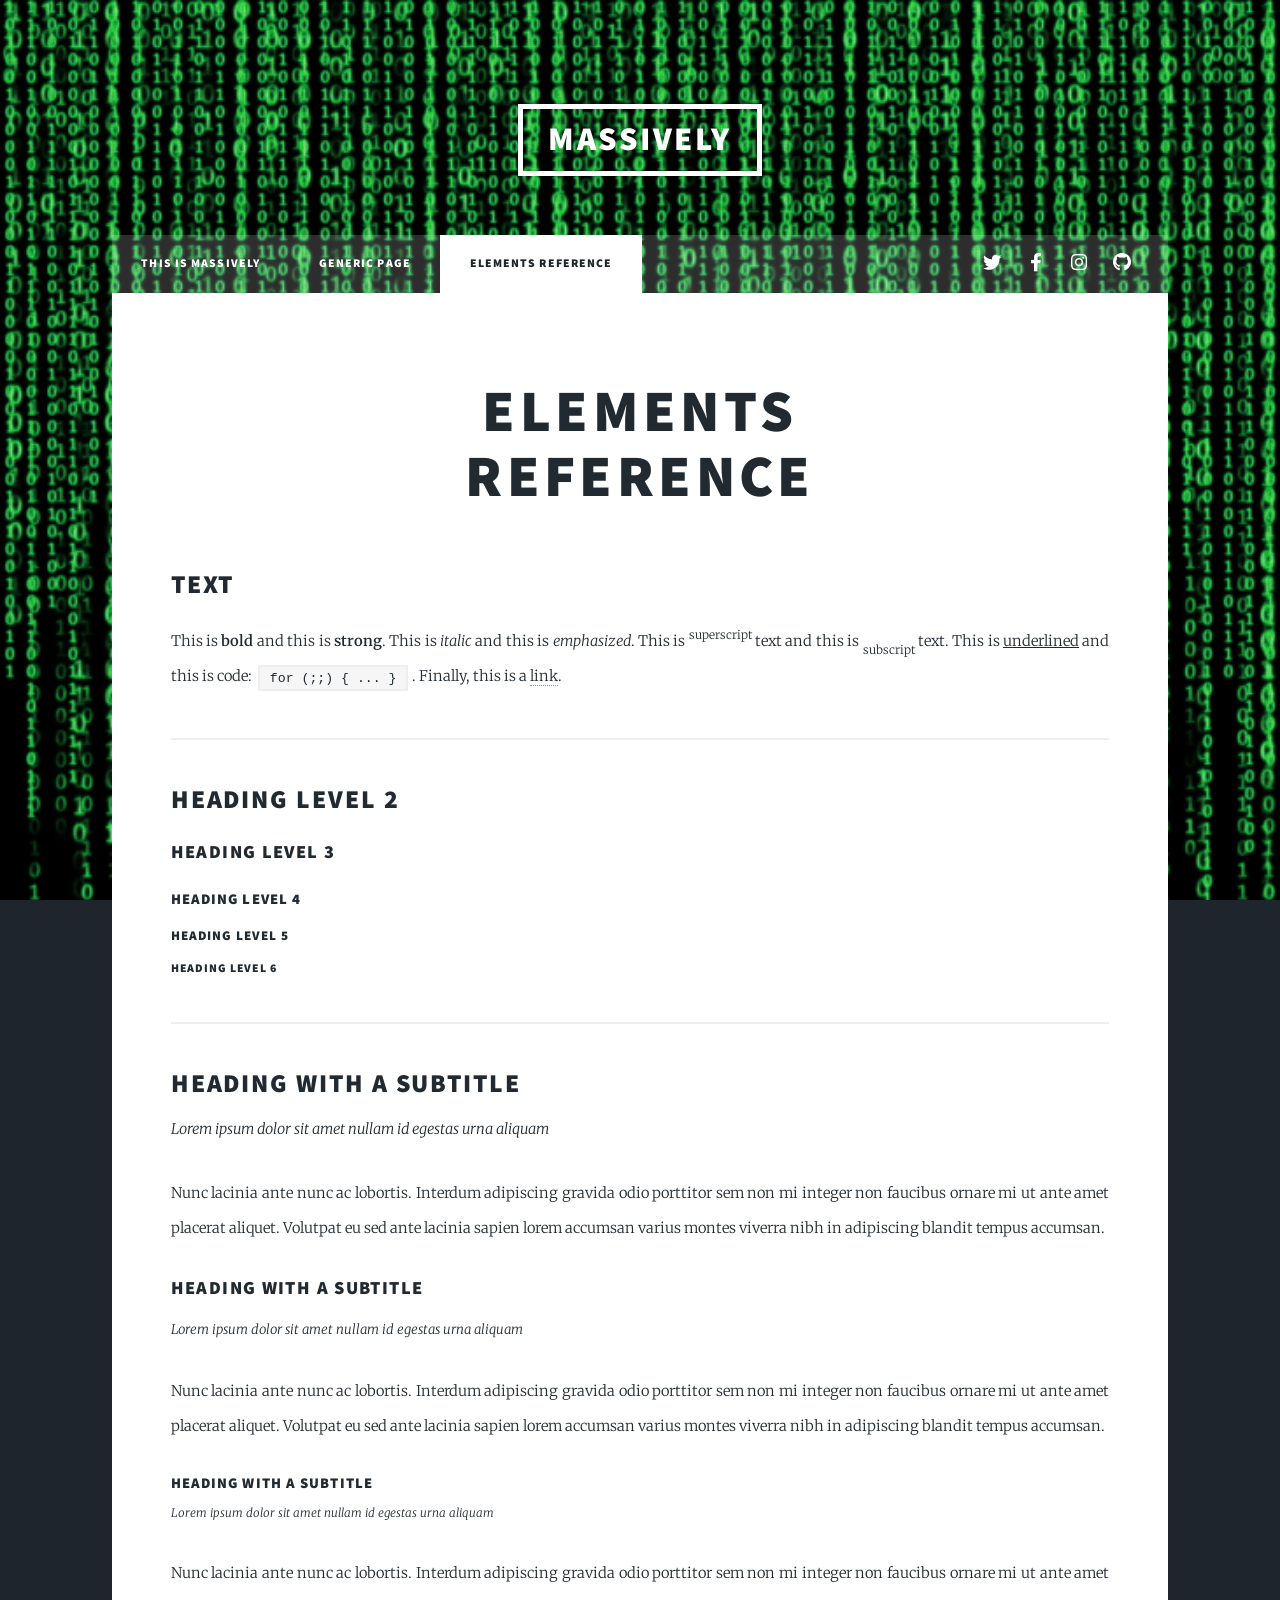
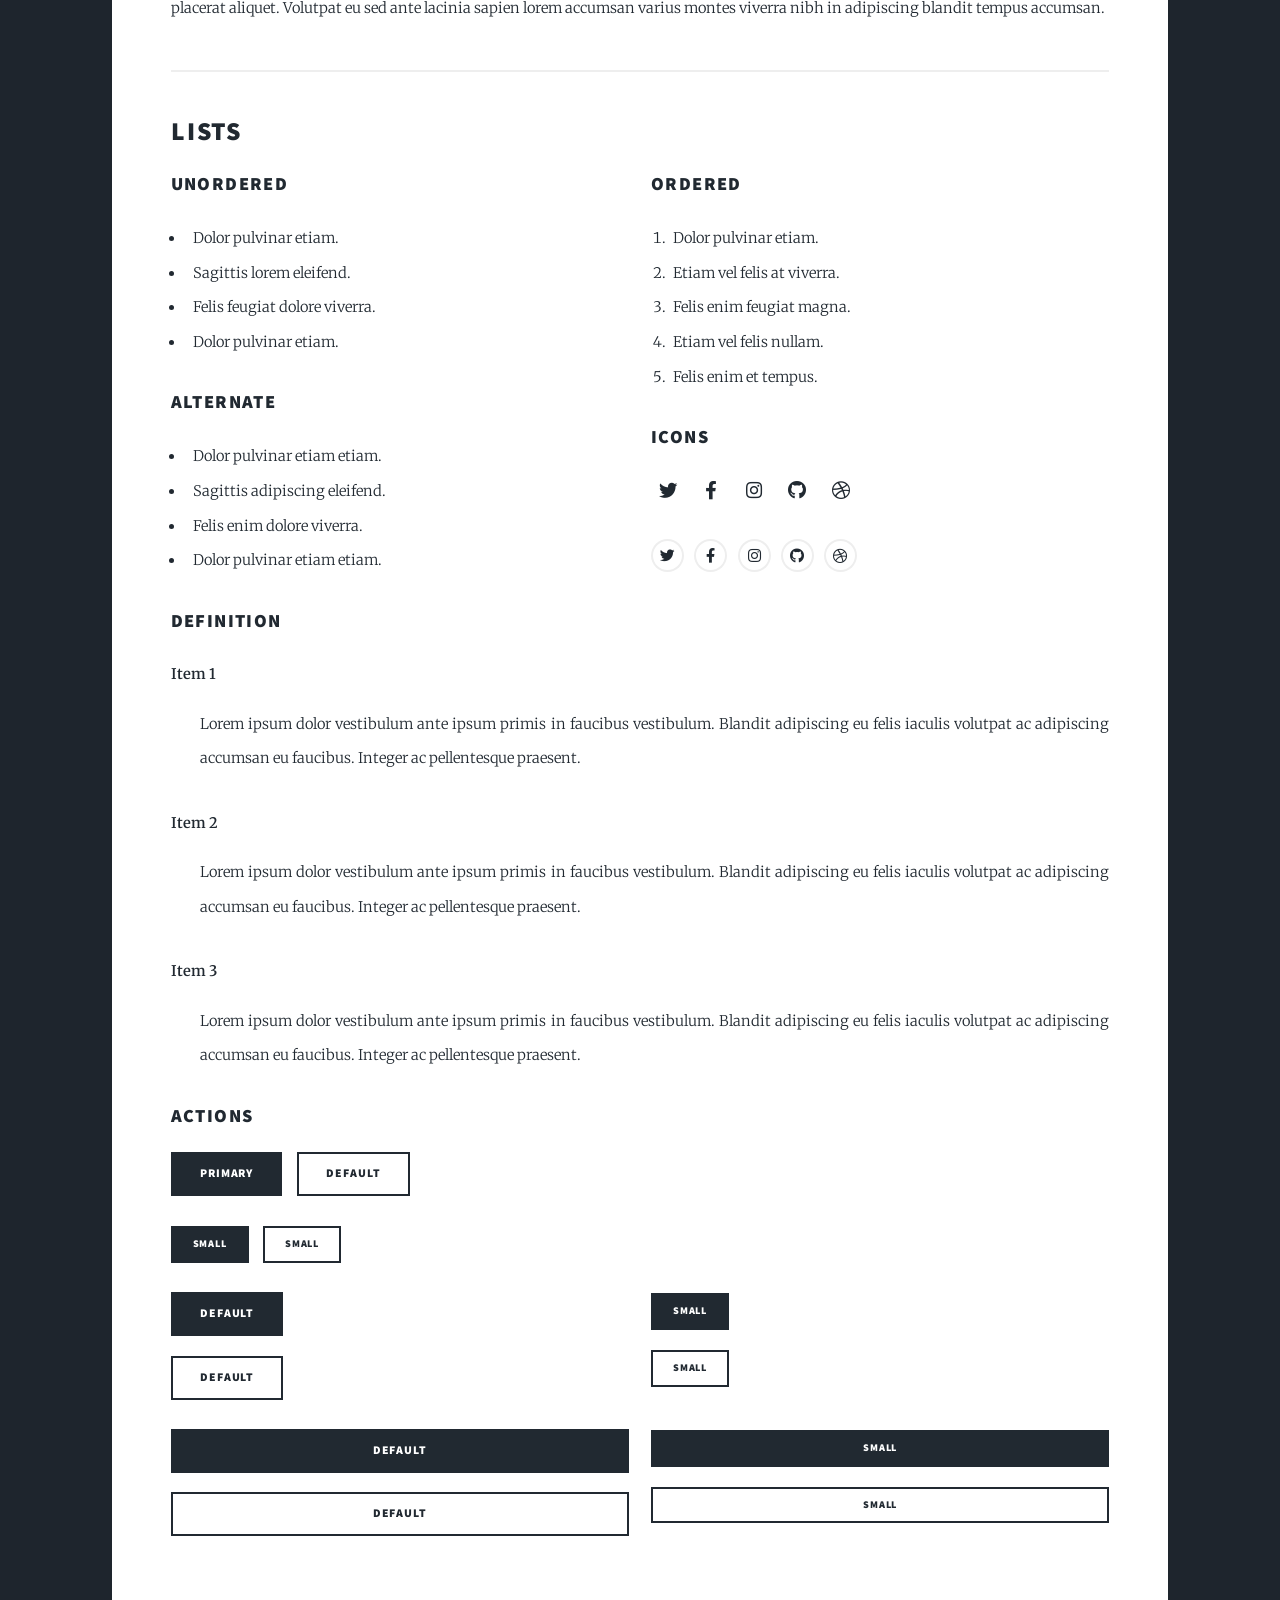
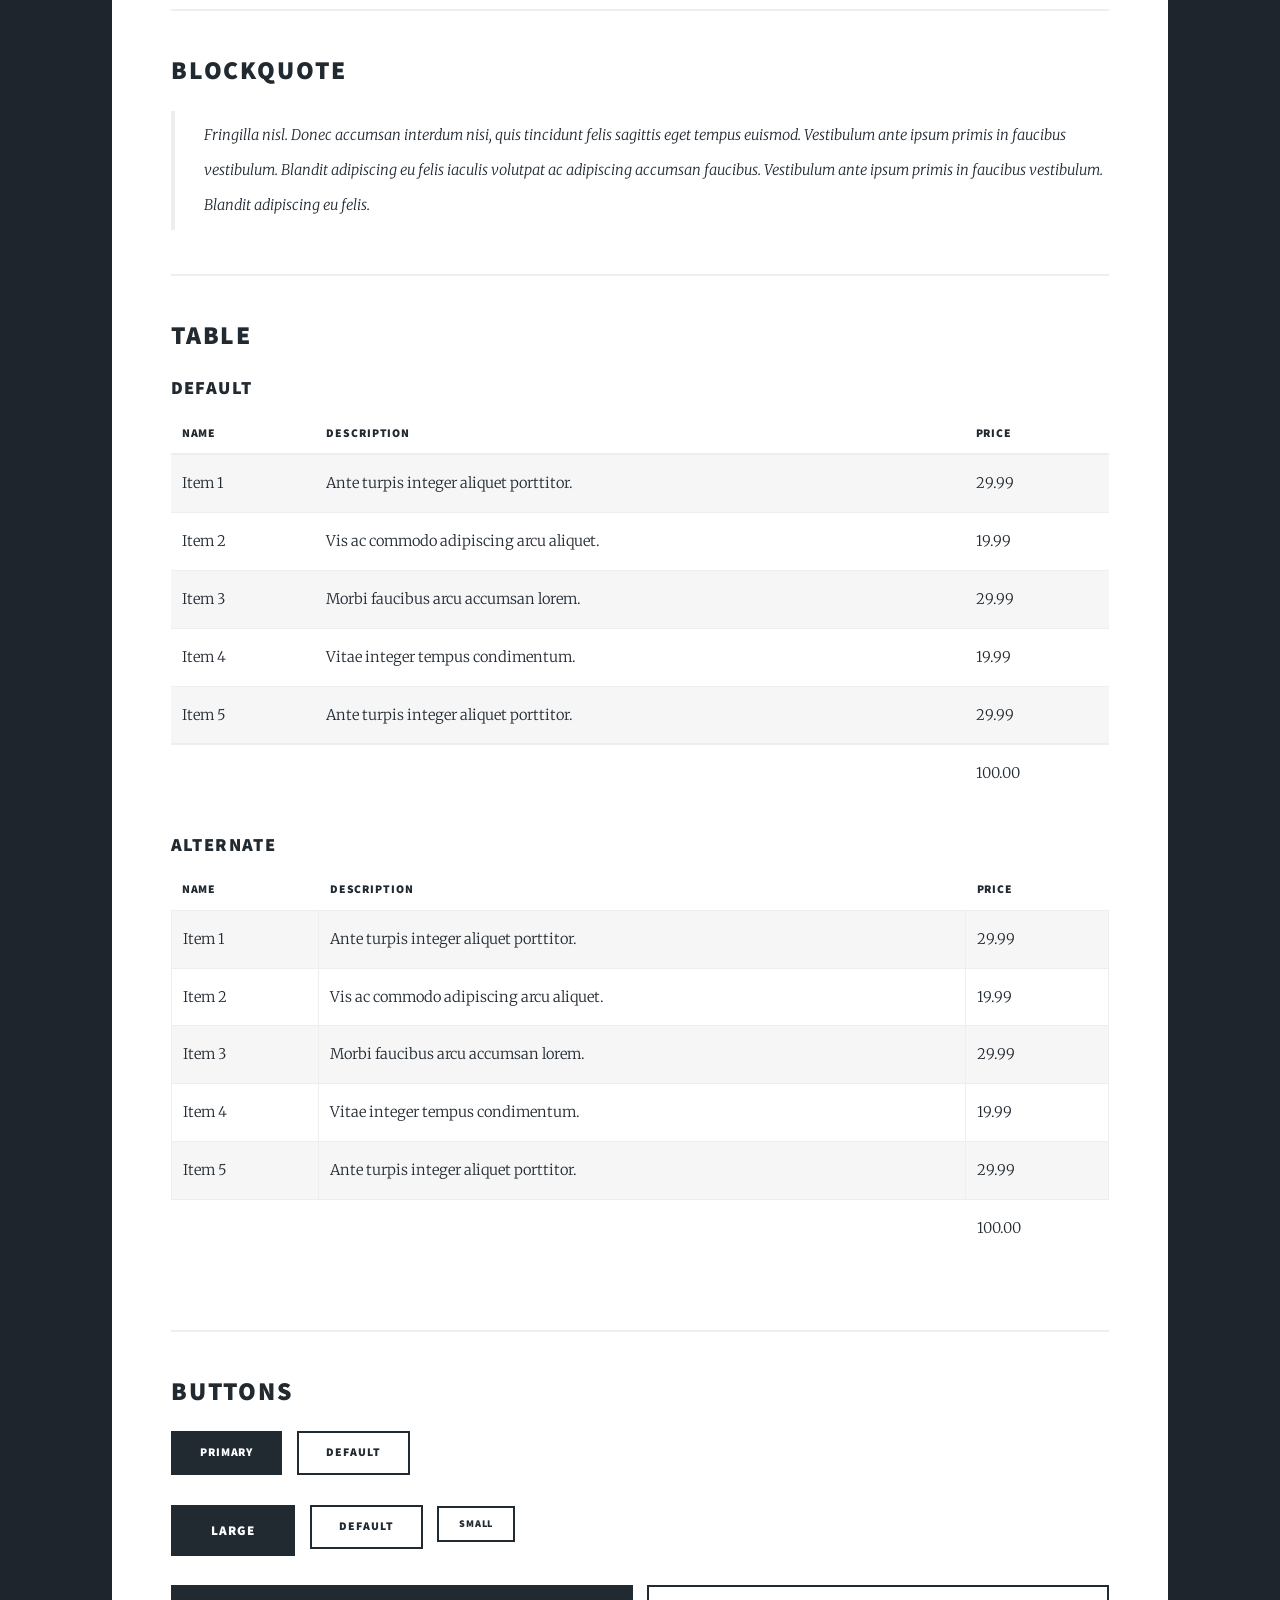
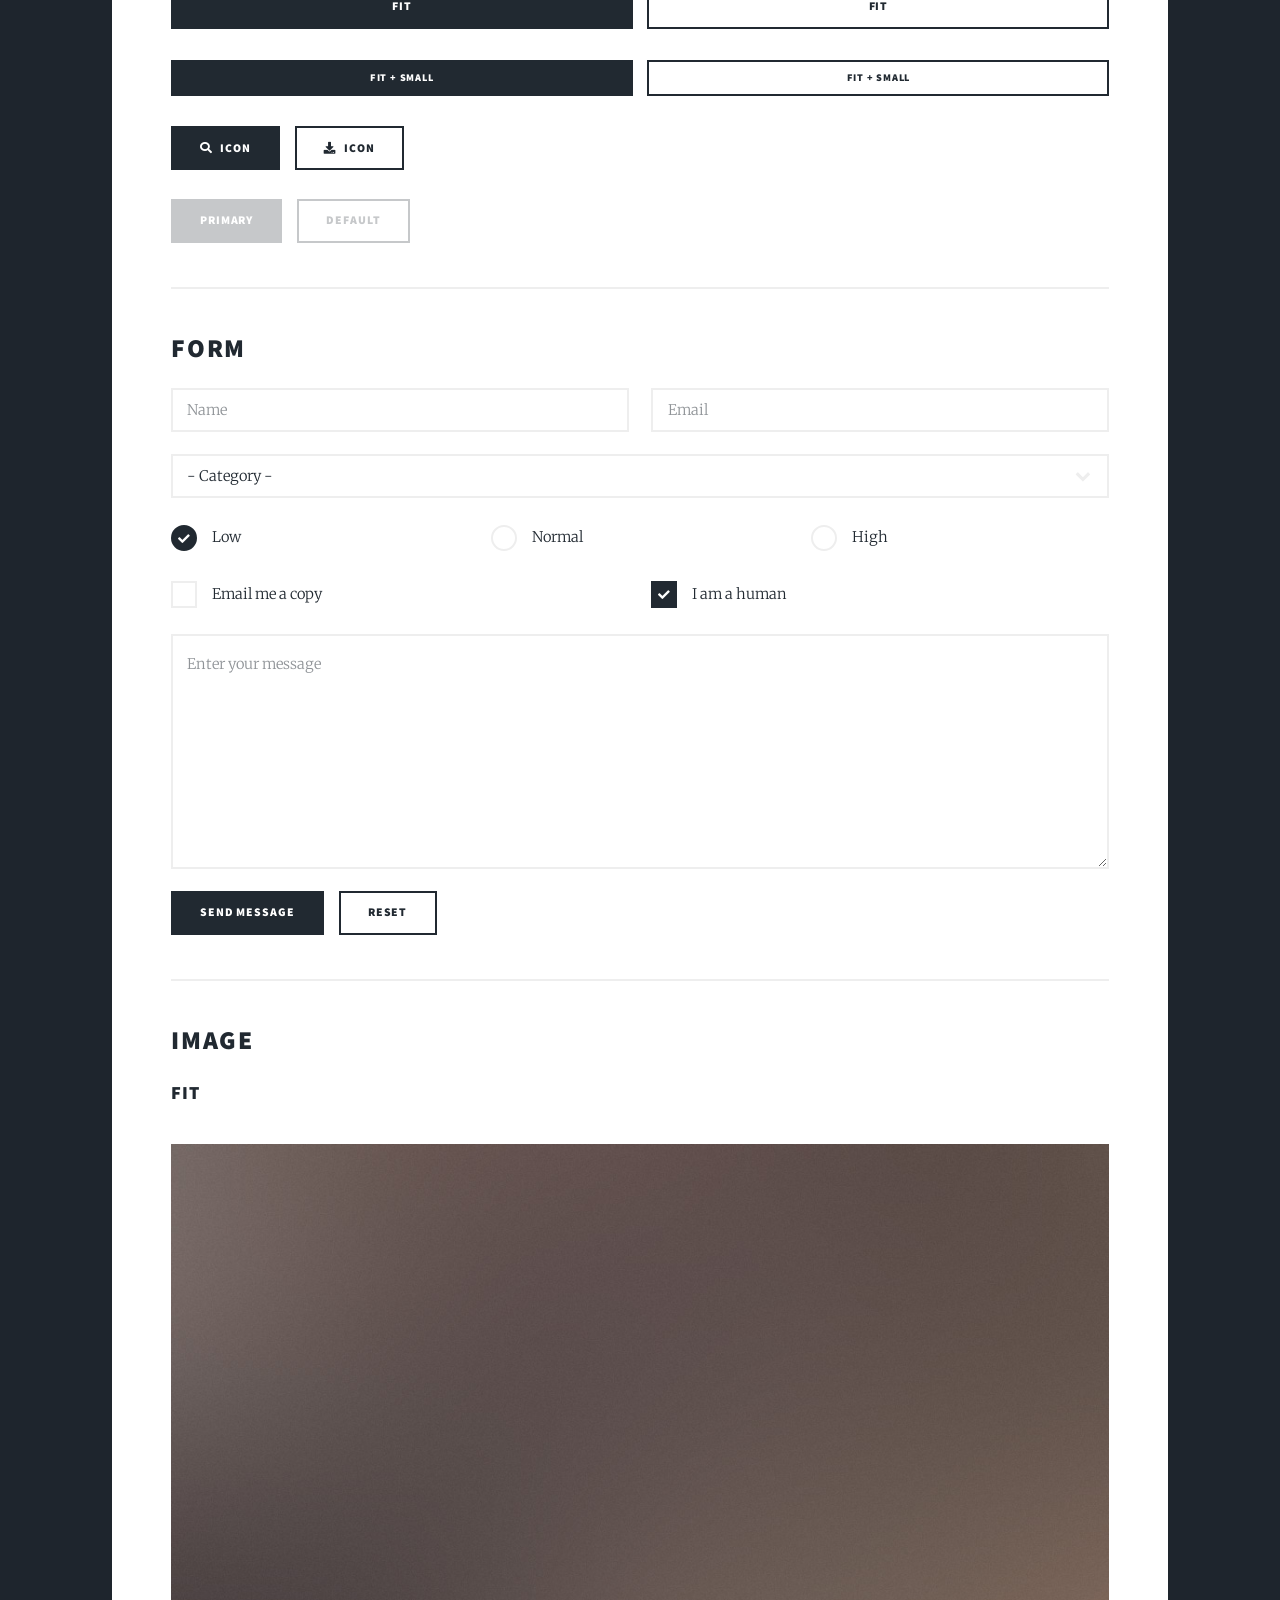
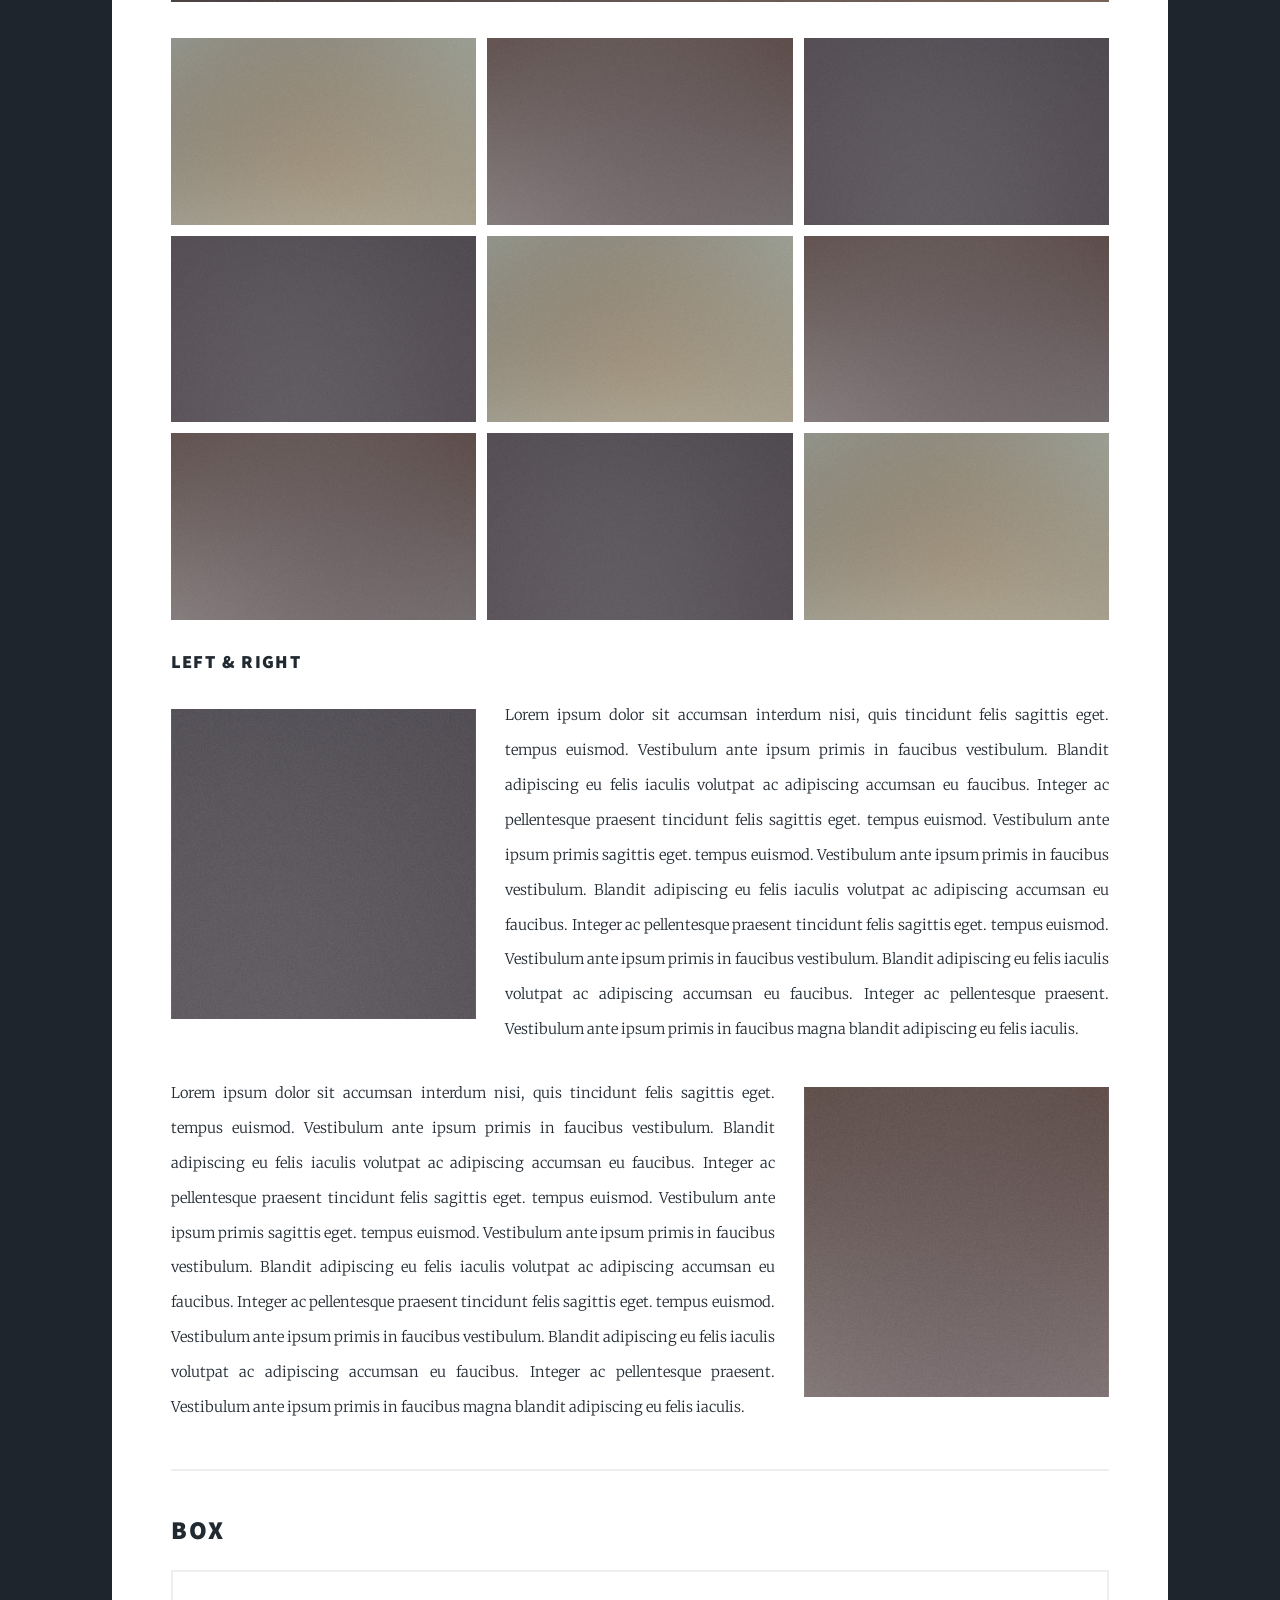
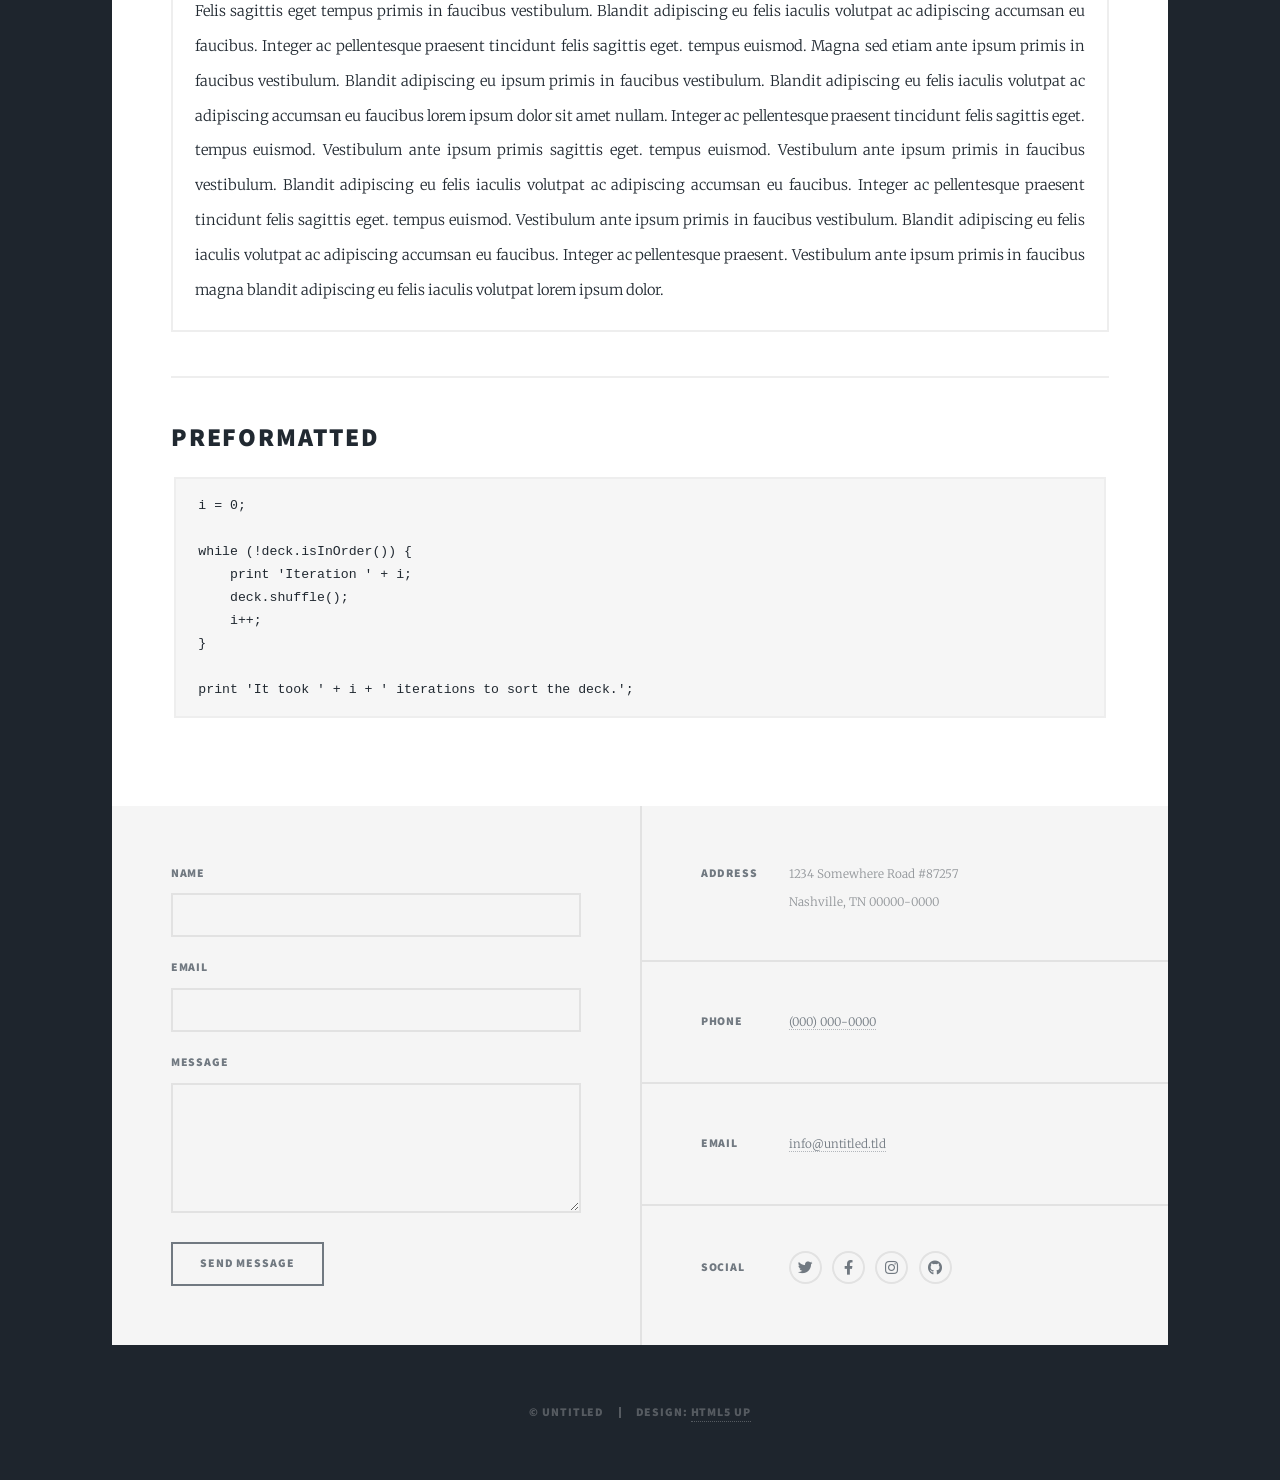
<file: elements.html>
<!DOCTYPE HTML>
<!--
	Massively by HTML5 UP
	html5up.net | @ajlkn
	Free for personal and commercial use under the CCA 3.0 license (html5up.net/license)
-->
<html>
	<head>
		<title>Elements Reference - Portofolio Stijn Hogerwerf</title>
		<meta charset="utf-8" />
		<meta name="viewport" content="width=device-width, initial-scale=1, user-scalable=no" />
		<link rel="stylesheet" href="assets/css/main.css" />
		<noscript><link rel="stylesheet" href="assets/css/noscript.css" /></noscript>
	</head>
	<body class="is-preload">

		<!-- Wrapper -->
			<div id="wrapper">

				<!-- Header -->
					<header id="header">
						<a href="index.html" class="logo">Massively</a>
					</header>

				<!-- Nav -->
					<nav id="nav">
						<ul class="links">
							<li><a href="index.html">This is Massively</a></li>
							<li><a href="generic.html">Generic Page</a></li>
							<li class="active"><a href="elements.html">Elements Reference</a></li>
						</ul>
						<ul class="icons">
							<li><a href="#" class="icon brands fa-twitter"><span class="label">Twitter</span></a></li>
							<li><a href="#" class="icon brands fa-facebook-f"><span class="label">Facebook</span></a></li>
							<li><a href="#" class="icon brands fa-instagram"><span class="label">Instagram</span></a></li>
							<li><a href="#" class="icon brands fa-github"><span class="label">GitHub</span></a></li>
						</ul>
					</nav>

				<!-- Main -->
					<div id="main">

						<!-- Post -->
							<section class="post">
								<header class="major">
									<h1>Elements<br />
									Reference</h1>
								</header>

								<!-- Text stuff -->
									<h2>Text</h2>
									<p>This is <b>bold</b> and this is <strong>strong</strong>. This is <i>italic</i> and this is <em>emphasized</em>.
									This is <sup>superscript</sup> text and this is <sub>subscript</sub> text.
									This is <u>underlined</u> and this is code: <code>for (;;) { ... }</code>.
									Finally, this is a <a href="#">link</a>.</p>
									<hr />
									<h2>Heading Level 2</h2>
									<h3>Heading Level 3</h3>
									<h4>Heading Level 4</h4>
									<h5>Heading Level 5</h5>
									<h6>Heading Level 6</h6>
									<hr />
									<header>
										<h2>Heading with a Subtitle</h2>
										<p>Lorem ipsum dolor sit amet nullam id egestas urna aliquam</p>
									</header>
									<p>Nunc lacinia ante nunc ac lobortis. Interdum adipiscing gravida odio porttitor sem non mi integer non faucibus ornare mi ut ante amet placerat aliquet. Volutpat eu sed ante lacinia sapien lorem accumsan varius montes viverra nibh in adipiscing blandit tempus accumsan.</p>
									<header>
										<h3>Heading with a Subtitle</h3>
										<p>Lorem ipsum dolor sit amet nullam id egestas urna aliquam</p>
									</header>
									<p>Nunc lacinia ante nunc ac lobortis. Interdum adipiscing gravida odio porttitor sem non mi integer non faucibus ornare mi ut ante amet placerat aliquet. Volutpat eu sed ante lacinia sapien lorem accumsan varius montes viverra nibh in adipiscing blandit tempus accumsan.</p>
									<header>
										<h4>Heading with a Subtitle</h4>
										<p>Lorem ipsum dolor sit amet nullam id egestas urna aliquam</p>
									</header>
									<p>Nunc lacinia ante nunc ac lobortis. Interdum adipiscing gravida odio porttitor sem non mi integer non faucibus ornare mi ut ante amet placerat aliquet. Volutpat eu sed ante lacinia sapien lorem accumsan varius montes viverra nibh in adipiscing blandit tempus accumsan.</p>

									<hr />

								<!-- Lists -->
									<h2>Lists</h2>
									<div class="row">
										<div class="col-6 col-12-small">

											<h3>Unordered</h3>
											<ul>
												<li>Dolor pulvinar etiam.</li>
												<li>Sagittis lorem eleifend.</li>
												<li>Felis feugiat dolore viverra.</li>
												<li>Dolor pulvinar etiam.</li>
											</ul>

											<h3>Alternate</h3>
											<ul class="alt">
												<li>Dolor pulvinar etiam etiam.</li>
												<li>Sagittis adipiscing eleifend.</li>
												<li>Felis enim dolore viverra.</li>
												<li>Dolor pulvinar etiam etiam.</li>
											</ul>

										</div>
										<div class="col-6 col-12-small">

											<h3>Ordered</h3>
											<ol>
												<li>Dolor pulvinar etiam.</li>
												<li>Etiam vel felis at viverra.</li>
												<li>Felis enim feugiat magna.</li>
												<li>Etiam vel felis nullam.</li>
												<li>Felis enim et tempus.</li>
											</ol>

											<h3>Icons</h3>
											<ul class="icons">
												<li><a href="#" class="icon brands fa-twitter"><span class="label">Twitter</span></a></li>
												<li><a href="#" class="icon brands fa-facebook-f"><span class="label">Facebook</span></a></li>
												<li><a href="#" class="icon brands fa-instagram"><span class="label">Instagram</span></a></li>
												<li><a href="#" class="icon brands fa-github"><span class="label">Github</span></a></li>
												<li><a href="#" class="icon brands fa-dribbble"><span class="label">Dribbble</span></a></li>
											</ul>
											<ul class="icons alt">
												<li><a href="#" class="icon brands alt fa-twitter"><span class="label">Twitter</span></a></li>
												<li><a href="#" class="icon brands alt fa-facebook-f"><span class="label">Facebook</span></a></li>
												<li><a href="#" class="icon brands alt fa-instagram"><span class="label">Instagram</span></a></li>
												<li><a href="#" class="icon brands alt fa-github"><span class="label">Github</span></a></li>
												<li><a href="#" class="icon brands alt fa-dribbble"><span class="label">Dribbble</span></a></li>
											</ul>

										</div>
									</div>
									<h3>Definition</h3>
									<dl>
										<dt>Item 1</dt>
										<dd>
											<p>Lorem ipsum dolor vestibulum ante ipsum primis in faucibus vestibulum. Blandit adipiscing eu felis iaculis volutpat ac adipiscing accumsan eu faucibus. Integer ac pellentesque praesent.</p>
										</dd>
										<dt>Item 2</dt>
										<dd>
											<p>Lorem ipsum dolor vestibulum ante ipsum primis in faucibus vestibulum. Blandit adipiscing eu felis iaculis volutpat ac adipiscing accumsan eu faucibus. Integer ac pellentesque praesent.</p>
										</dd>
										<dt>Item 3</dt>
										<dd>
											<p>Lorem ipsum dolor vestibulum ante ipsum primis in faucibus vestibulum. Blandit adipiscing eu felis iaculis volutpat ac adipiscing accumsan eu faucibus. Integer ac pellentesque praesent.</p>
										</dd>
									</dl>

									<h3>Actions</h3>
									<ul class="actions">
										<li><a href="#" class="button primary">Primary</a></li>
										<li><a href="#" class="button">Default</a></li>
									</ul>
									<ul class="actions small">
										<li><a href="#" class="button primary small">Small</a></li>
										<li><a href="#" class="button small">Small</a></li>
									</ul>
									<div class="row">
										<div class="col-6 col-12-small">
											<ul class="actions stacked">
												<li><a href="#" class="button primary">Default</a></li>
												<li><a href="#" class="button">Default</a></li>
											</ul>
										</div>
										<div class="col-6 col-12-small">
											<ul class="actions stacked">
												<li><a href="#" class="button primary small">Small</a></li>
												<li><a href="#" class="button small">Small</a></li>
											</ul>
										</div>
									</div>
									<div class="row">
										<div class="col-6 col-12-small">
											<ul class="actions stacked">
												<li><a href="#" class="button primary fit">Default</a></li>
												<li><a href="#" class="button fit">Default</a></li>
											</ul>
										</div>
										<div class="col-6 col-12-small">
											<ul class="actions stacked">
												<li><a href="#" class="button primary small fit">Small</a></li>
												<li><a href="#" class="button small fit">Small</a></li>
											</ul>
										</div>
									</div>

									<hr />

								<!-- Blockquote -->
									<h2>Blockquote</h2>
									<blockquote>Fringilla nisl. Donec accumsan interdum nisi, quis tincidunt felis sagittis eget tempus euismod. Vestibulum ante ipsum primis in faucibus vestibulum. Blandit adipiscing eu felis iaculis volutpat ac adipiscing accumsan faucibus. Vestibulum ante ipsum primis in faucibus vestibulum. Blandit adipiscing eu felis.</blockquote>

									<hr />

								<!-- Table -->
									<h2>Table</h2>

									<h3>Default</h3>
									<div class="table-wrapper">
										<table>
											<thead>
												<tr>
													<th>Name</th>
													<th>Description</th>
													<th>Price</th>
												</tr>
											</thead>
											<tbody>
												<tr>
													<td>Item 1</td>
													<td>Ante turpis integer aliquet porttitor.</td>
													<td>29.99</td>
												</tr>
												<tr>
													<td>Item 2</td>
													<td>Vis ac commodo adipiscing arcu aliquet.</td>
													<td>19.99</td>
												</tr>
												<tr>
													<td>Item 3</td>
													<td> Morbi faucibus arcu accumsan lorem.</td>
													<td>29.99</td>
												</tr>
												<tr>
													<td>Item 4</td>
													<td>Vitae integer tempus condimentum.</td>
													<td>19.99</td>
												</tr>
												<tr>
													<td>Item 5</td>
													<td>Ante turpis integer aliquet porttitor.</td>
													<td>29.99</td>
												</tr>
											</tbody>
											<tfoot>
												<tr>
													<td colspan="2"></td>
													<td>100.00</td>
												</tr>
											</tfoot>
										</table>
									</div>

									<h3>Alternate</h3>
									<div class="table-wrapper">
										<table class="alt">
											<thead>
												<tr>
													<th>Name</th>
													<th>Description</th>
													<th>Price</th>
												</tr>
											</thead>
											<tbody>
												<tr>
													<td>Item 1</td>
													<td>Ante turpis integer aliquet porttitor.</td>
													<td>29.99</td>
												</tr>
												<tr>
													<td>Item 2</td>
													<td>Vis ac commodo adipiscing arcu aliquet.</td>
													<td>19.99</td>
												</tr>
												<tr>
													<td>Item 3</td>
													<td> Morbi faucibus arcu accumsan lorem.</td>
													<td>29.99</td>
												</tr>
												<tr>
													<td>Item 4</td>
													<td>Vitae integer tempus condimentum.</td>
													<td>19.99</td>
												</tr>
												<tr>
													<td>Item 5</td>
													<td>Ante turpis integer aliquet porttitor.</td>
													<td>29.99</td>
												</tr>
											</tbody>
											<tfoot>
												<tr>
													<td colspan="2"></td>
													<td>100.00</td>
												</tr>
											</tfoot>
										</table>
									</div>

									<hr />

								<!-- Buttons -->
									<h2>Buttons</h2>
									<ul class="actions">
										<li><a href="#" class="button primary">Primary</a></li>
										<li><a href="#" class="button">Default</a></li>
									</ul>
									<ul class="actions">
										<li><a href="#" class="button primary large">Large</a></li>
										<li><a href="#" class="button">Default</a></li>
										<li><a href="#" class="button small">Small</a></li>
									</ul>
									<ul class="actions fit">
										<li><a href="#" class="button primary fit">Fit</a></li>
										<li><a href="#" class="button fit">Fit</a></li>
									</ul>
									<ul class="actions fit small">
										<li><a href="#" class="button primary fit small">Fit + Small</a></li>
										<li><a href="#" class="button fit small">Fit + Small</a></li>
									</ul>
									<ul class="actions">
										<li><a href="#" class="button primary icon solid fa-search">Icon</a></li>
										<li><a href="#" class="button icon solid fa-download">Icon</a></li>
									</ul>
									<ul class="actions">
										<li><span class="button primary disabled">Primary</span></li>
										<li><span class="button disabled">Default</span></li>
									</ul>

									<hr />

								<!-- Form -->
									<h2>Form</h2>

									<form method="post" action="#">
										<div class="row gtr-uniform">
											<div class="col-6 col-12-xsmall">
												<input type="text" name="demo-name" id="demo-name" value="" placeholder="Name" />
											</div>
											<div class="col-6 col-12-xsmall">
												<input type="email" name="demo-email" id="demo-email" value="" placeholder="Email" />
											</div>
											<!-- Break -->
											<div class="col-12">
												<select name="demo-category" id="demo-category">
													<option value="">- Category -</option>
													<option value="1">Manufacturing</option>
													<option value="1">Shipping</option>
													<option value="1">Administration</option>
													<option value="1">Human Resources</option>
												</select>
											</div>
											<!-- Break -->
											<div class="col-4 col-12-small">
												<input type="radio" id="demo-priority-low" name="demo-priority" checked>
												<label for="demo-priority-low">Low</label>
											</div>
											<div class="col-4 col-12-small">
												<input type="radio" id="demo-priority-normal" name="demo-priority">
												<label for="demo-priority-normal">Normal</label>
											</div>
											<div class="col-4 col-12-small">
												<input type="radio" id="demo-priority-high" name="demo-priority">
												<label for="demo-priority-high">High</label>
											</div>
											<!-- Break -->
											<div class="col-6 col-12-small">
												<input type="checkbox" id="demo-copy" name="demo-copy">
												<label for="demo-copy">Email me a copy</label>
											</div>
											<div class="col-6 col-12-small">
												<input type="checkbox" id="demo-human" name="demo-human" checked>
												<label for="demo-human">I am a human</label>
											</div>
											<!-- Break -->
											<div class="col-12">
												<textarea name="demo-message" id="demo-message" placeholder="Enter your message" rows="6"></textarea>
											</div>
											<!-- Break -->
											<div class="col-12">
												<ul class="actions">
													<li><input type="submit" value="Send Message" class="primary" /></li>
													<li><input type="reset" value="Reset" /></li>
												</ul>
											</div>
										</div>
									</form>

									<hr />

								<!-- Image -->
									<h2>Image</h2>

									<h3>Fit</h3>
									<span class="image fit"><img src="images/pic01.jpg" alt="" /></span>
									<div class="box alt">
										<div class="row gtr-50 gtr-uniform">
											<div class="col-4"><span class="image fit"><img src="images/pic02.jpg" alt="" /></span></div>
											<div class="col-4"><span class="image fit"><img src="images/pic03.jpg" alt="" /></span></div>
											<div class="col-4"><span class="image fit"><img src="images/pic04.jpg" alt="" /></span></div>
											<!-- Break -->
											<div class="col-4"><span class="image fit"><img src="images/pic04.jpg" alt="" /></span></div>
											<div class="col-4"><span class="image fit"><img src="images/pic02.jpg" alt="" /></span></div>
											<div class="col-4"><span class="image fit"><img src="images/pic03.jpg" alt="" /></span></div>
											<!-- Break -->
											<div class="col-4"><span class="image fit"><img src="images/pic03.jpg" alt="" /></span></div>
											<div class="col-4"><span class="image fit"><img src="images/pic04.jpg" alt="" /></span></div>
											<div class="col-4"><span class="image fit"><img src="images/pic02.jpg" alt="" /></span></div>
										</div>
									</div>

									<h3>Left &amp; Right</h3>
									<p><span class="image left"><img src="images/pic08.jpg" alt="" /></span>Lorem ipsum dolor sit accumsan interdum nisi, quis tincidunt felis sagittis eget. tempus euismod. Vestibulum ante ipsum primis in faucibus vestibulum. Blandit adipiscing eu felis iaculis volutpat ac adipiscing accumsan eu faucibus. Integer ac pellentesque praesent tincidunt felis sagittis eget. tempus euismod. Vestibulum ante ipsum primis sagittis eget. tempus euismod. Vestibulum ante ipsum primis in faucibus vestibulum. Blandit adipiscing eu felis iaculis volutpat ac adipiscing accumsan eu faucibus. Integer ac pellentesque praesent tincidunt felis sagittis eget. tempus euismod. Vestibulum ante ipsum primis in faucibus vestibulum. Blandit adipiscing eu felis iaculis volutpat ac adipiscing accumsan eu faucibus. Integer ac pellentesque praesent. Vestibulum ante ipsum primis in faucibus magna blandit adipiscing eu felis iaculis.</p>
									<p><span class="image right"><img src="images/pic09.jpg" alt="" /></span>Lorem ipsum dolor sit accumsan interdum nisi, quis tincidunt felis sagittis eget. tempus euismod. Vestibulum ante ipsum primis in faucibus vestibulum. Blandit adipiscing eu felis iaculis volutpat ac adipiscing accumsan eu faucibus. Integer ac pellentesque praesent tincidunt felis sagittis eget. tempus euismod. Vestibulum ante ipsum primis sagittis eget. tempus euismod. Vestibulum ante ipsum primis in faucibus vestibulum. Blandit adipiscing eu felis iaculis volutpat ac adipiscing accumsan eu faucibus. Integer ac pellentesque praesent tincidunt felis sagittis eget. tempus euismod. Vestibulum ante ipsum primis in faucibus vestibulum. Blandit adipiscing eu felis iaculis volutpat ac adipiscing accumsan eu faucibus. Integer ac pellentesque praesent. Vestibulum ante ipsum primis in faucibus magna blandit adipiscing eu felis iaculis.</p>

									<hr />

								<!-- Box -->
									<h2>Box</h2>
									<div class="box">
										<p>Felis sagittis eget tempus primis in faucibus vestibulum. Blandit adipiscing eu felis iaculis volutpat ac adipiscing accumsan eu faucibus. Integer ac pellentesque praesent tincidunt felis sagittis eget. tempus euismod. Magna sed etiam ante ipsum primis in faucibus vestibulum. Blandit adipiscing eu ipsum primis in faucibus vestibulum. Blandit adipiscing eu felis iaculis volutpat ac adipiscing accumsan eu faucibus lorem ipsum dolor sit amet nullam. Integer ac pellentesque praesent tincidunt felis sagittis eget. tempus euismod. Vestibulum ante ipsum primis sagittis eget. tempus euismod. Vestibulum ante ipsum primis in faucibus vestibulum. Blandit adipiscing eu felis iaculis volutpat ac adipiscing accumsan eu faucibus. Integer ac pellentesque praesent tincidunt felis sagittis eget. tempus euismod. Vestibulum ante ipsum primis in faucibus vestibulum. Blandit adipiscing eu felis iaculis volutpat ac adipiscing accumsan eu faucibus. Integer ac pellentesque praesent. Vestibulum ante ipsum primis in faucibus magna blandit adipiscing eu felis iaculis volutpat lorem ipsum dolor.</p>
									</div>

									<hr />

								<!-- Preformatted Code -->
									<h2>Preformatted</h2>
									<pre><code>i = 0;

while (!deck.isInOrder()) {
    print 'Iteration ' + i;
    deck.shuffle();
    i++;
}

print 'It took ' + i + ' iterations to sort the deck.';
</code></pre>

							</section>

					</div>

				<!-- Footer -->
					<footer id="footer">
						<section>
							<form method="post" action="#">
								<div class="fields">
									<div class="field">
										<label for="name">Name</label>
										<input type="text" name="name" id="name" />
									</div>
									<div class="field">
										<label for="email">Email</label>
										<input type="text" name="email" id="email" />
									</div>
									<div class="field">
										<label for="message">Message</label>
										<textarea name="message" id="message" rows="3"></textarea>
									</div>
								</div>
								<ul class="actions">
									<li><input type="submit" value="Send Message" /></li>
								</ul>
							</form>
						</section>
						<section class="split contact">
							<section class="alt">
								<h3>Address</h3>
								<p>1234 Somewhere Road #87257<br />
								Nashville, TN 00000-0000</p>
							</section>
							<section>
								<h3>Phone</h3>
								<p><a href="#">(000) 000-0000</a></p>
							</section>
							<section>
								<h3>Email</h3>
								<p><a href="#">info@untitled.tld</a></p>
							</section>
							<section>
								<h3>Social</h3>
								<ul class="icons alt">
									<li><a href="#" class="icon brands alt fa-twitter"><span class="label">Twitter</span></a></li>
									<li><a href="#" class="icon brands alt fa-facebook-f"><span class="label">Facebook</span></a></li>
									<li><a href="#" class="icon brands alt fa-instagram"><span class="label">Instagram</span></a></li>
									<li><a href="#" class="icon brands alt fa-github"><span class="label">GitHub</span></a></li>
								</ul>
							</section>
						</section>
					</footer>

				<!-- Copyright -->
					<div id="copyright">
						<ul><li>&copy; Untitled</li><li>Design: <a href="https://html5up.net">HTML5 UP</a></li></ul>
					</div>

			</div>

		<!-- Scripts -->
			<script src="assets/js/jquery.min.js"></script>
			<script src="assets/js/jquery.scrollex.min.js"></script>
			<script src="assets/js/jquery.scrolly.min.js"></script>
			<script src="assets/js/browser.min.js"></script>
			<script src="assets/js/breakpoints.min.js"></script>
			<script src="assets/js/util.js"></script>
			<script src="assets/js/main.js"></script>

	</body>
</html>
</file>
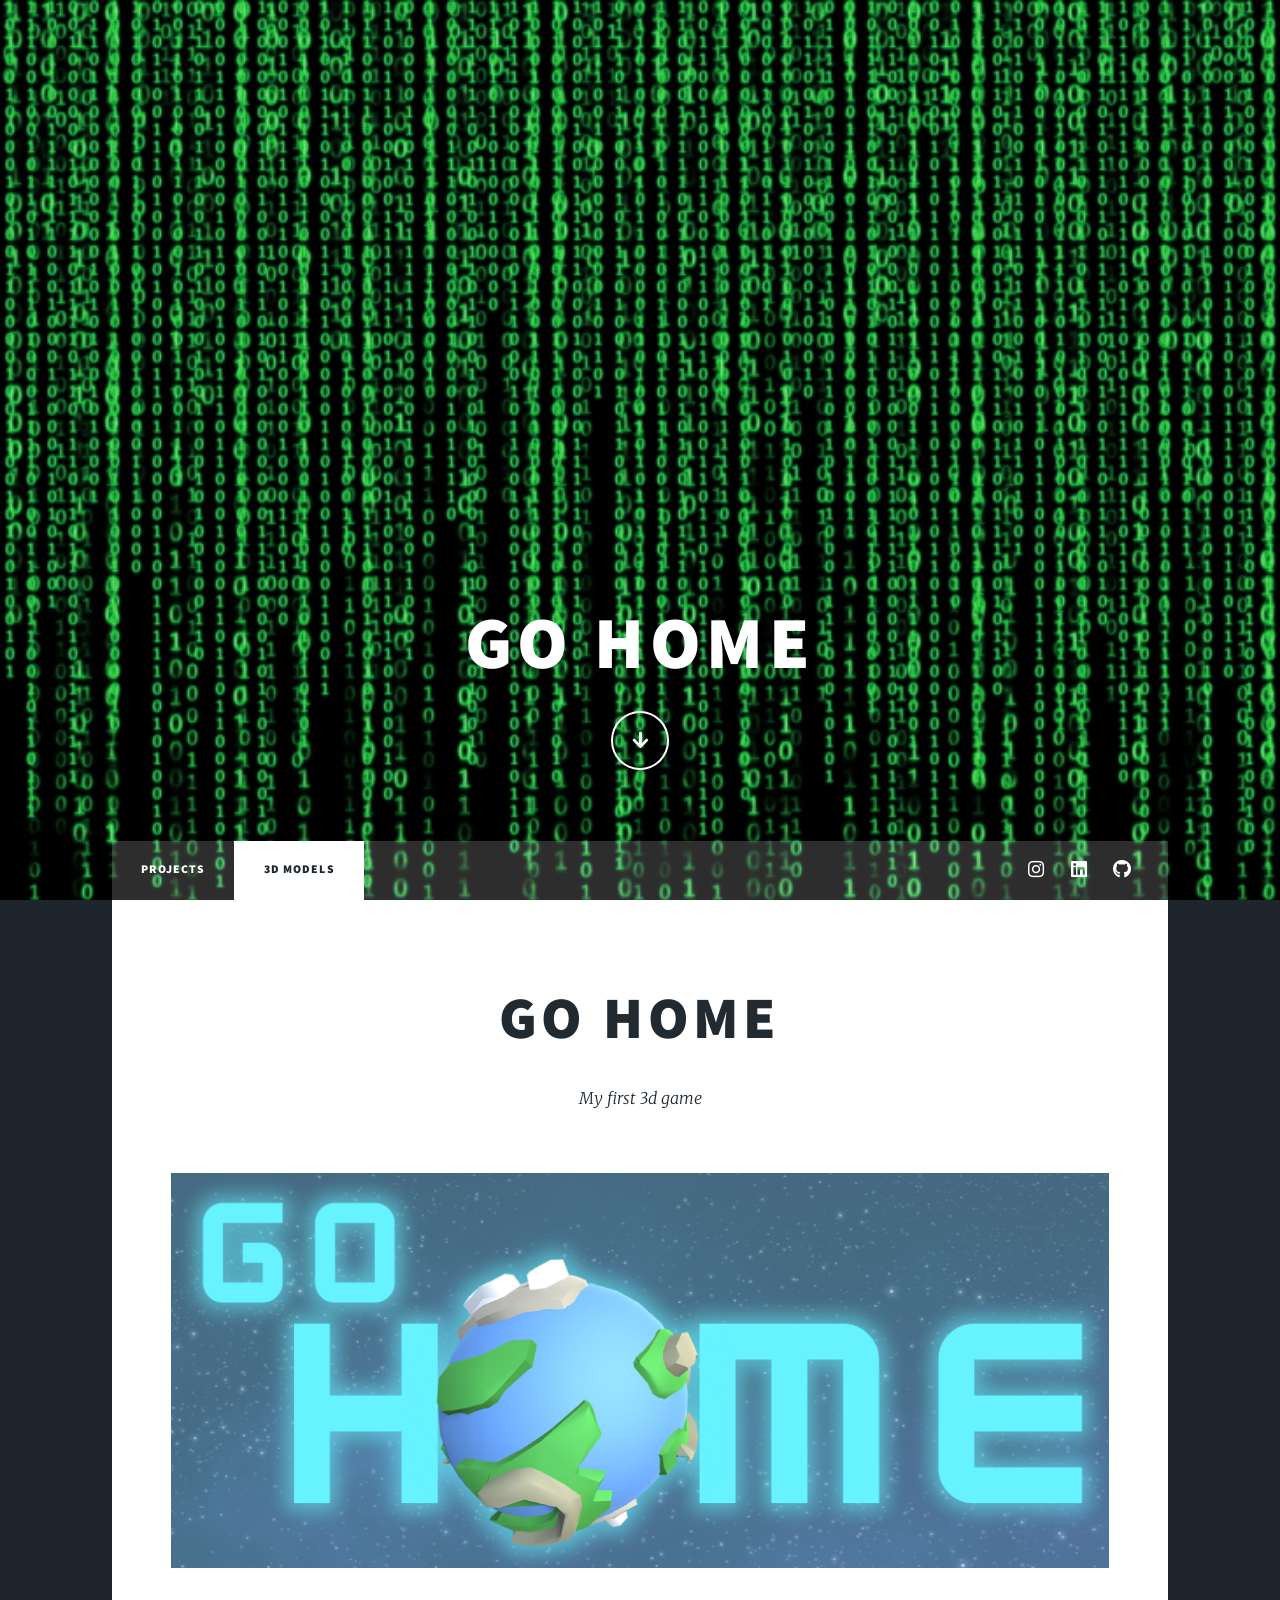
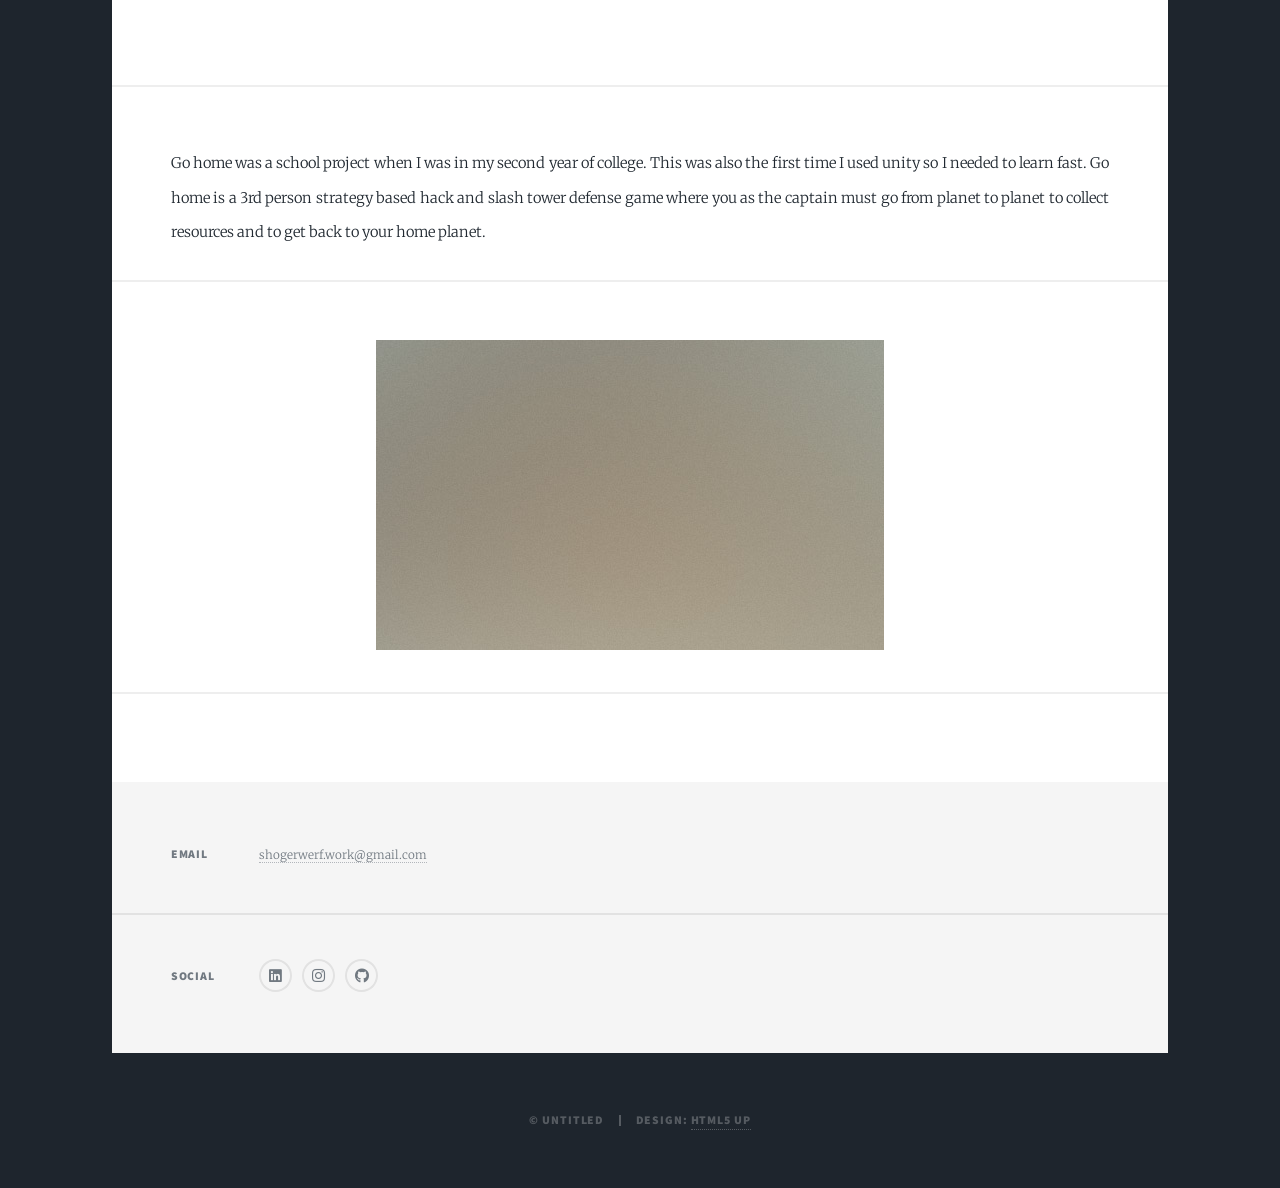
<file: GoHome.html>
<!DOCTYPE HTML>
<!--
	Massively by HTML5 UP
	html5up.net | @ajlkn
	Free for personal and commercial use under the CCA 3.0 license (html5up.net/license)
-->
<html>
	<head>
		<title>Go Home page</title>
		<meta charset="utf-8" />
		<meta name="viewport" content="width=device-width, initial-scale=1, user-scalable=no" />
		<link rel="stylesheet" href="assets/css/main.css" />
		<noscript><link rel="stylesheet" href="assets/css/noscript.css" /></noscript>
	</head>
	<body class="is-preload">

		<!-- Wrapper -->
		<div id="wrapper" class="fade-in">

			<!-- Intro -->
				<div id="intro">
					<h1>Go Home</h1>
					<ul class="actions">
						<li><a href="#header" class="button icon solid solo fa-arrow-down scrolly">Continue</a></li>
					</ul>
				</div>


				<!-- Header -->
					<header id="header">
						<a href="GoHome.html" class="logo">Go-Home</a>
					</header>

				<!-- Nav -->
					<nav id="nav">
						<ul class="links">
							<li><a href="index.html">Projects</a></li>
							<li class="active"><a href="Models.html">3D Models</a></li>
						</ul>
						<ul class="icons">
							<li><a href="https://www.instagram.com/Hotoroti/" class="icon brands fa-instagram"><span class="label">Instagram</span></a></li>
							<li><a href="https://www.linkedin.com/in/stijn-hogerwerf/" class="icon brands fa-linkedin"><span class="label">LinkedIn</span></a></li>
							<li><a href="https://github.com/Hotoroti" class="icon brands fa-github"><span class="label">GitHub</span></a></li>
						</ul>
					</nav>

				<!-- Main -->
					<div id="main">
                        <section class="post">
                            <header class="major">
                                <h1>Go Home</h1>
                                <p>My first 3d game</p>
                            </header>                            
                                <div class="image main"><img src="images/Projects/Go Home/Go home.PNG" alt="" /></div>
                        </section>                        
                        
                        <p>
                            Go home was a school project when I was in my second year of college. This was also the first time I used unity so I needed to learn fast.
                            Go home is a 3rd person strategy based hack and slash tower defense game where you as the captain must go from planet to planet to collect resources and to get back to your home planet.
						</p>
                        <div class="container">
                            <div class="picture">
                                <img src="images/pic02.jpg" alt="img"/>							    
                            </div> 
                            <div class="text-right">
                                                 
                            </div> 
                        </div>  

                        <section>
					</div>

				<!-- Footer -->
				<footer id="footer">
					<section class="split contact">
						<section>
							<h3>Email</h3>
							<p><a href="#">shogerwerf.work@gmail.com</a></p>
						</section>
						<section>
							<h3>Social</h3>
							<ul class="icons alt">
								<li><a href="https://www.linkedin.com/in/stijn-hogerwerf/" class="icon brands alt fa-linkedin"><span class="label">LinkedIn</span></a></li>
								<li><a href="https://www.instagram.com/Hotoroti/" class="icon brands alt fa-instagram"><span class="label">Instagram</span></a></li>
								<li><a href="https://github.com/Hotoroti" class="icon brands alt fa-github"><span class="label">GitHub</span></a></li>
							</ul>
						</section>
					</section>
				</footer>

				<!-- Copyright -->
					<div id="copyright">
						<ul><li>&copy; Untitled</li><li>Design: <a href="https://html5up.net">HTML5 UP</a></li></ul>
					</div>

			</div>

		<!-- Scripts -->
			<script src="assets/js/jquery.min.js"></script>
			<script src="assets/js/jquery.scrollex.min.js"></script>
			<script src="assets/js/jquery.scrolly.min.js"></script>
			<script src="assets/js/browser.min.js"></script>
			<script src="assets/js/breakpoints.min.js"></script>
			<script src="assets/js/util.js"></script>
			<script src="assets/js/main.js"></script>

	</body>
</html>
</file>
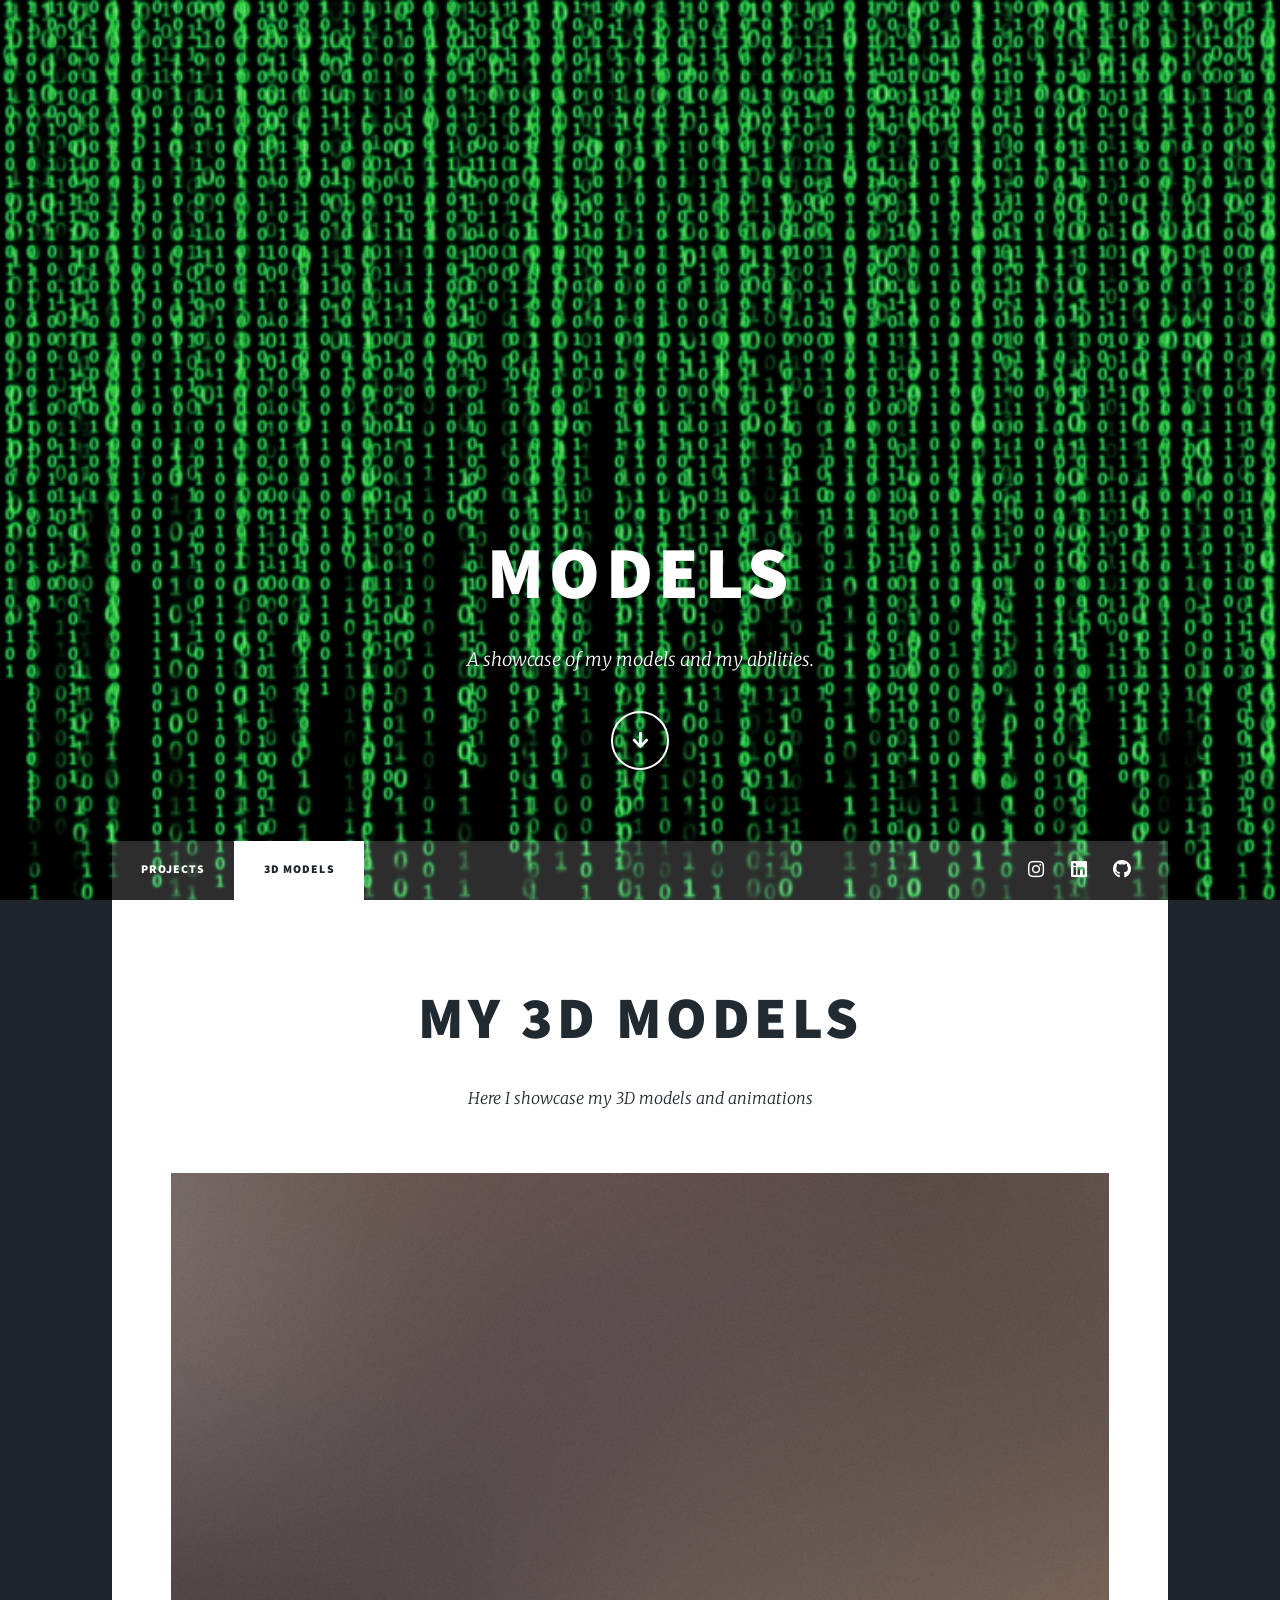
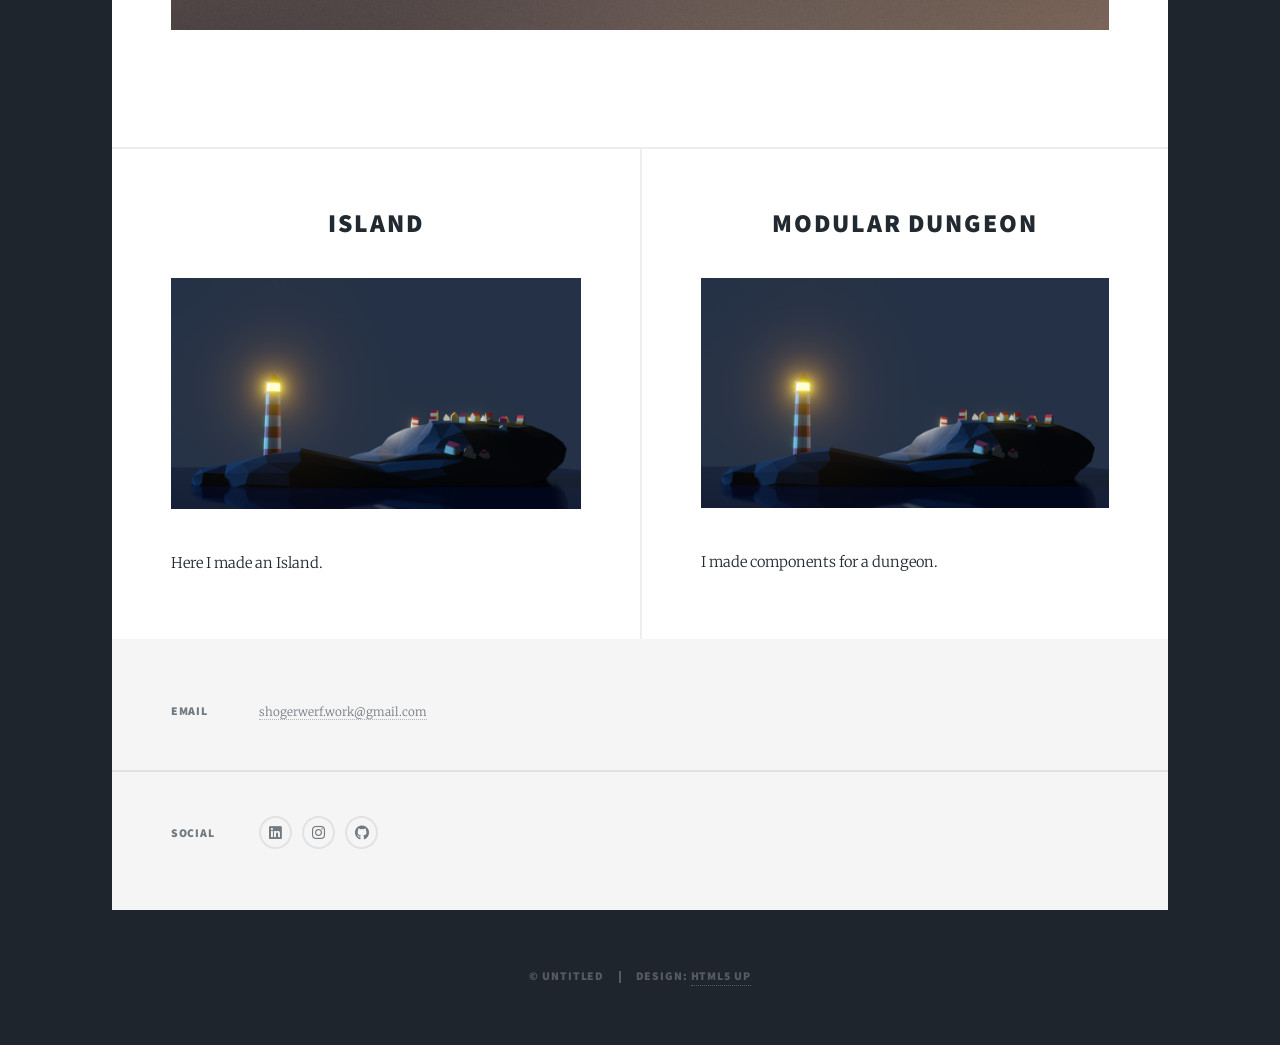
<file: Models.html>
<!DOCTYPE HTML>
<!--
	Massively by HTML5 UP
	html5up.net | @ajlkn
	Free for personal and commercial use under the CCA 3.0 license (html5up.net/license)
-->
<html>
	<head>
		<title>Generic Page - Massively by HTML5 UP</title>
		<meta charset="utf-8" />
		<meta name="viewport" content="width=device-width, initial-scale=1, user-scalable=no" />
		<link rel="stylesheet" href="assets/css/main.css" />
		<noscript><link rel="stylesheet" href="assets/css/noscript.css" /></noscript>
	</head>
	<body class="is-preload">

		<!-- Wrapper -->
		<div id="wrapper" class="fade-in">

			<!-- Intro -->
				<div id="intro">
					<h1>Models</h1>
					<p>A showcase of my models and my abilities.</p>
					<ul class="actions">
						<li><a href="#header" class="button icon solid solo fa-arrow-down scrolly">Continue</a></li>
					</ul>
				</div>


				<!-- Header -->
					<header id="header">
						<a href="index.html" class="logo">My Models</a>
					</header>

				<!-- Nav -->
					<nav id="nav">
						<ul class="links">
							<li><a href="index.html">Projects</a></li>
							<li class="active"><a href="Models.html">3D Models</a></li>
						</ul>
						<ul class="icons">
							<li><a href="https://www.instagram.com/Hotoroti/" class="icon brands fa-instagram"><span class="label">Instagram</span></a></li>
							<li><a href="https://www.linkedin.com/in/stijn-hogerwerf/" class="icon brands fa-linkedin"><span class="label">LinkedIn</span></a></li>
							<li><a href="https://github.com/Hotoroti" class="icon brands fa-github"><span class="label">GitHub</span></a></li>
						</ul>
					</nav>

				<!-- Main -->
					<div id="main">

						<!-- Post -->
							<section class="post">
								<header class="major">
									<h1>My 3D Models</h1>
									<p>Here I showcase my 3D models and animations</p>
								</header>
								<div class="image main"><img src="images/pic01.jpg" alt="" /></div>								
							</section>

							<!-- Posts -->
							<section class="posts">
								<article>
									<header>
										<h2><a href="IslandStory.html">Island<br /></h2>
									</header>
									<a href="IslandStory.html" class="image fit"><img src="images/3D models/Island/Island.png" alt="" /></a>
									<p>Here I made an Island.
									</p>
								</article>
								<article>
									<header>
										<h2><a href="ModularDungeon.html">Modular Dungeon<br /></h2>
									</header>
									<a href="ModularDungeon.html" class="image fit"><img src="images/3D models/Island/Island.png" alt="" /></a>
									<p>I made components for a dungeon.
									</p>
								</article>

					</div>

				<!-- Footer -->
				<footer id="footer">
					<section class="split contact">
						<section>
							<h3>Email</h3>
							<p><a href="#">shogerwerf.work@gmail.com</a></p>
						</section>
						<section>
							<h3>Social</h3>
							<ul class="icons alt">
								<li><a href="https://www.linkedin.com/in/stijn-hogerwerf/" class="icon brands alt fa-linkedin"><span class="label">LinkedIn</span></a></li>
								<li><a href="https://www.instagram.com/Hotoroti/" class="icon brands alt fa-instagram"><span class="label">Instagram</span></a></li>
								<li><a href="https://github.com/Hotoroti" class="icon brands alt fa-github"><span class="label">GitHub</span></a></li>
							</ul>
						</section>
					</section>
				</footer>

				<!-- Copyright -->
					<div id="copyright">
						<ul><li>&copy; Untitled</li><li>Design: <a href="https://html5up.net">HTML5 UP</a></li></ul>
					</div>

			</div>

		<!-- Scripts -->
			<script src="assets/js/jquery.min.js"></script>
			<script src="assets/js/jquery.scrollex.min.js"></script>
			<script src="assets/js/jquery.scrolly.min.js"></script>
			<script src="assets/js/browser.min.js"></script>
			<script src="assets/js/breakpoints.min.js"></script>
			<script src="assets/js/util.js"></script>
			<script src="assets/js/main.js"></script>

	</body>
</html>
</file>
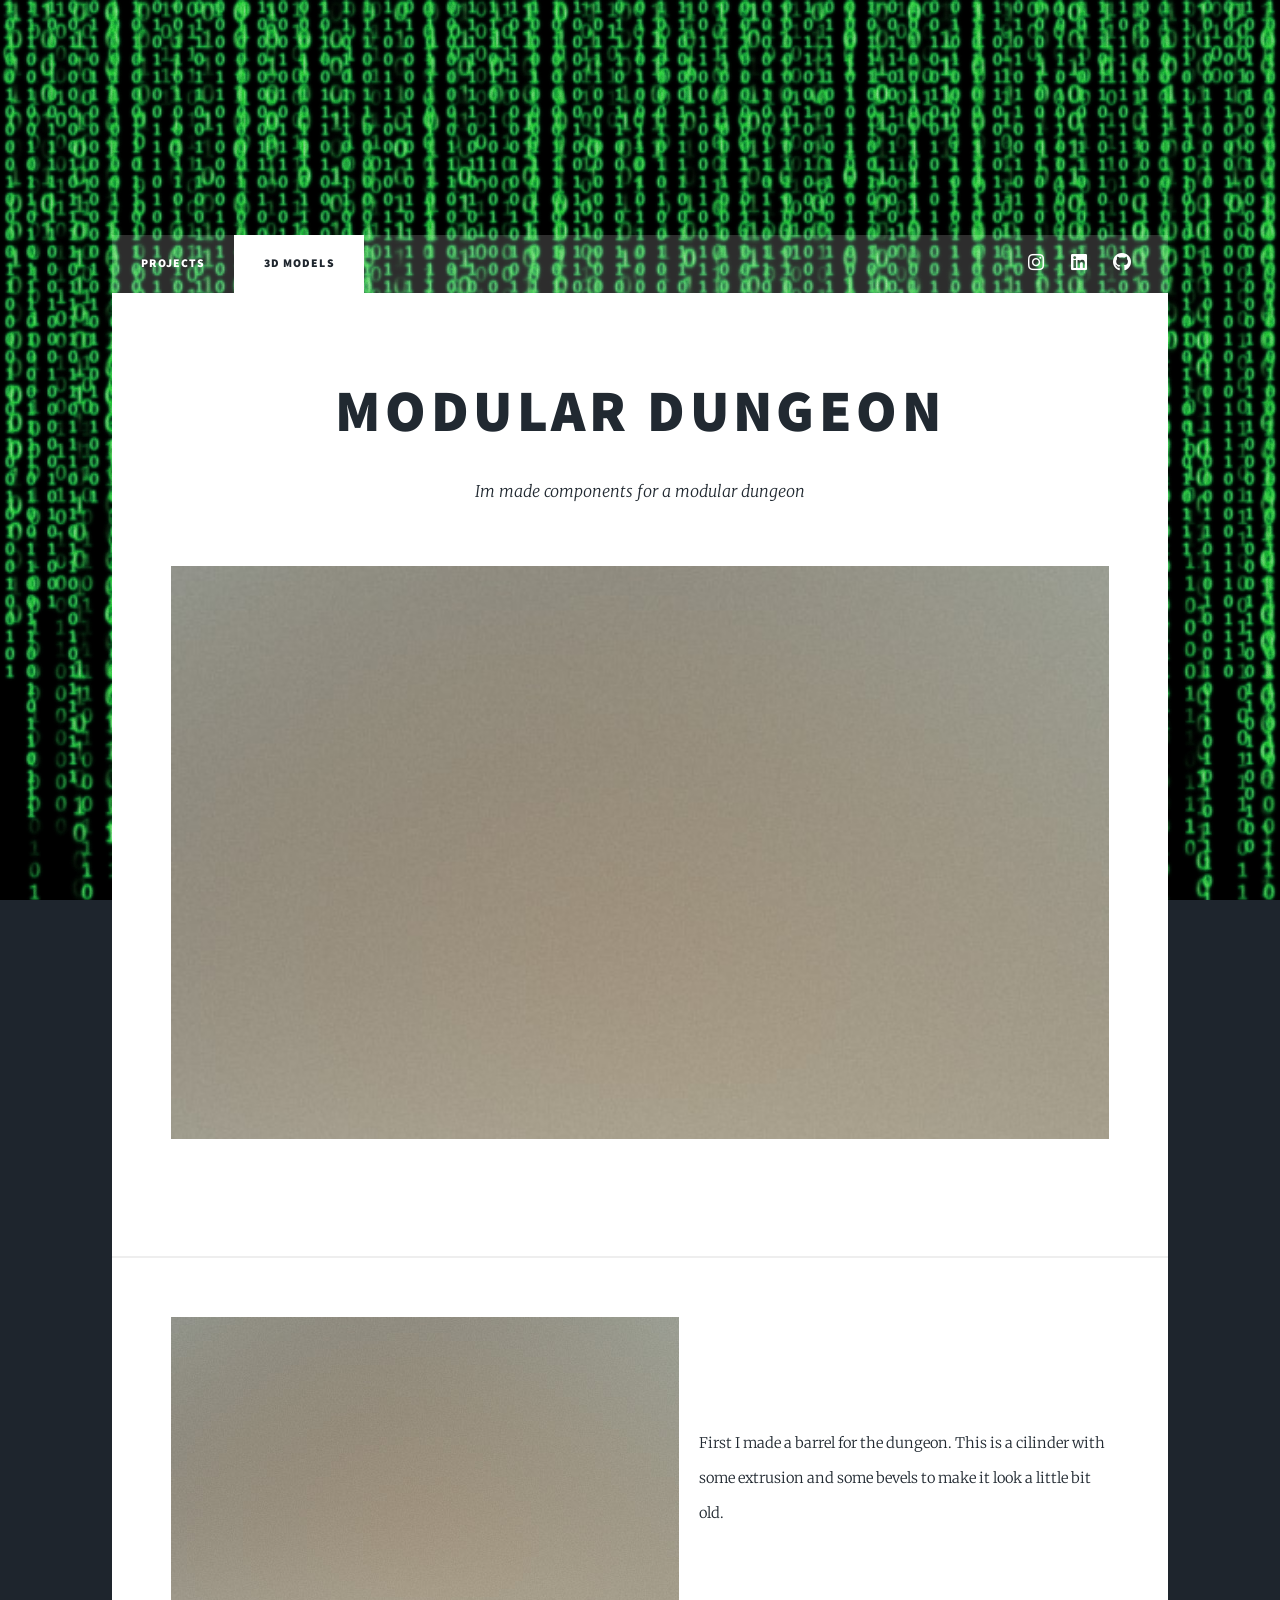
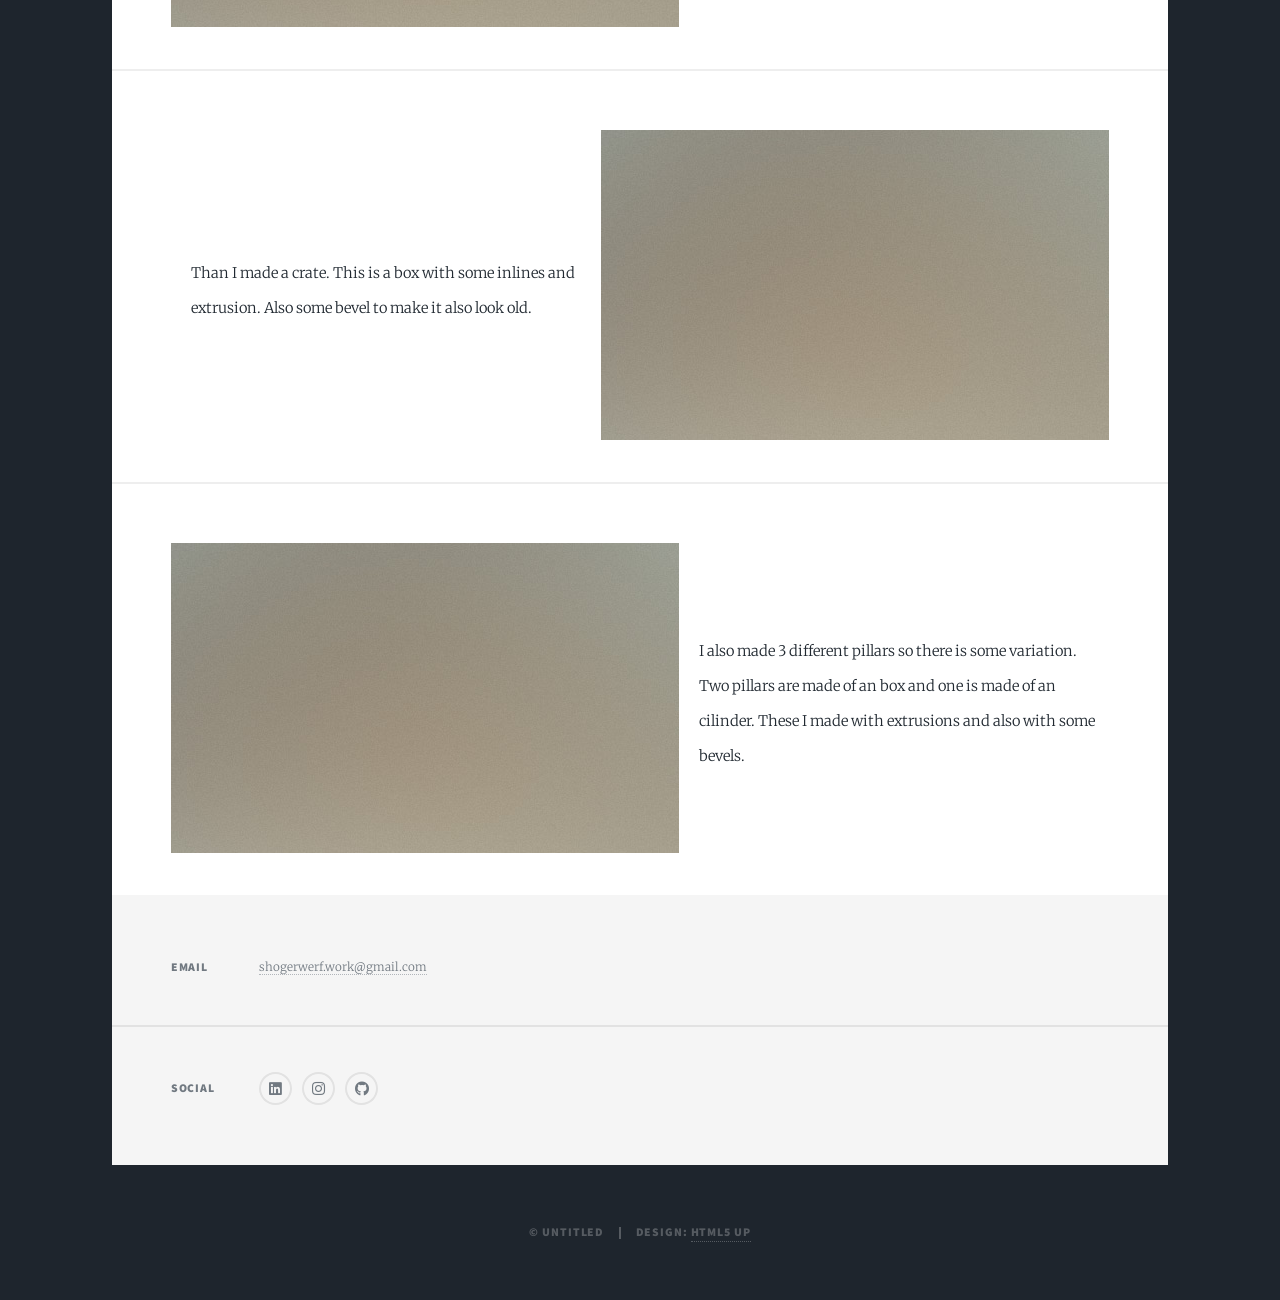
<file: ModularDungeon.html>
<!DOCTYPE HTML>
<!--
	Massively by HTML5 UP
	html5up.net | @ajlkn
	Free for personal and commercial use under the CCA 3.0 license (html5up.net/license)
-->
<html>
	<head>
		<title>Massively by HTML5 UP</title>
		<meta charset="utf-8" />
		<meta name="viewport" content="width=device-width, initial-scale=1, user-scalable=no" />
		<link rel="stylesheet" href="assets/css/main.css" />
		<noscript><link rel="stylesheet" href="assets/css/noscript.css" /></noscript>
	</head>
	<body class="is-preload">		
		<!-- Wrapper -->
		<div id="wrapper">

				<!-- Header -->
					<header id="header">
						<h1></h1>
					</header>

				<!-- Nav -->
					<nav id="nav">
						<ul class="links">
							<li><a href="index.html">Projects</a></li>
							<li class="active"><a href="Models.html">3D Models</a></li>
						</ul>
						<ul class="icons">
							<li><a href="https://www.instagram.com/Hotoroti/" class="icon brands fa-instagram"><span class="label">Instagram</span></a></li>
							<li><a href="https://www.linkedin.com/in/stijn-hogerwerf/" class="icon brands fa-linkedin"><span class="label">LinkedIn</span></a></li>
							<li><a href="https://github.com/Hotoroti" class="icon brands fa-github"><span class="label">GitHub</span></a></li>
						</ul>
					</nav>

				<!-- Main -->
					<div id="main">

						<!-- Post -->
							<section class="post">
								<header class="major">
									<h1>Modular Dungeon</h1>
									<p>Im made components for a modular dungeon</p>
								</header>
								<div class="image main"><img src="images/pic02.jpg" alt=""/></div>								
							</section>

							<!-- Barrel -->
                            <div class="container">
                                <div class="picture">
                                    <img src="images/pic02.jpg" alt="img"/>							    
                                </div> 
                                <div class="text-right">
                                    First I made a barrel for the dungeon. 
                                    This is a cilinder with some extrusion and some bevels to make it look a little bit old.                               
                                </div> 
                            </div>  
                            <!-- Crate -->
                            <div class="container">
                                <div class="text-right">
                                    Than I made a crate. This is a box with some inlines and extrusion. Also some bevel to make it also look old.                             
                                </div>  
								<div class="picture">
                                    <img src="images/pic02.jpg" alt="img"/>							    
                                </div>							                           
                                 
                            </div>  
                            <!-- pillars -->
                            <div class="container">
                                <div class="picture">
                                    <img src="images/pic02.jpg" alt="img"/>							    
                                </div> 
                                <div class="text-right">
                                    I also made 3 different pillars so there is some variation. 
                                    Two pillars are made of an box and one is made of an cilinder.
                                    These I made with extrusions and also with some bevels.                             
                                </div>                         
                            </div>  
                    </div>

				<!-- Footer -->
				<footer id="footer">
					<section class="split contact">
						<section>
							<h3>Email</h3>
							<p><a href="#">shogerwerf.work@gmail.com</a></p>
						</section>
						<section>
							<h3>Social</h3>
							<ul class="icons alt">
								<li><a href="https://www.linkedin.com/in/stijn-hogerwerf/" class="icon brands alt fa-linkedin"><span class="label">LinkedIn</span></a></li>
								<li><a href="https://www.instagram.com/Hotoroti/" class="icon brands alt fa-instagram"><span class="label">Instagram</span></a></li>
								<li><a href="https://github.com/Hotoroti" class="icon brands alt fa-github"><span class="label">GitHub</span></a></li>
							</ul>
						</section>
					</section>
				</footer>

				<!-- Copyright -->
					<div id="copyright">
						<ul><li>&copy; Untitled</li><li>Design: <a href="https://html5up.net">HTML5 UP</a></li></ul>
					</div>

			</div>


		<!-- Scripts -->
			<script src="assets/js/jquery.min.js"></script>
			<script src="assets/js/jquery.scrollex.min.js"></script>
			<script src="assets/js/jquery.scrolly.min.js"></script>
			<script src="assets/js/browser.min.js"></script>
			<script src="assets/js/breakpoints.min.js"></script>
			<script src="assets/js/util.js"></script>
			<script src="assets/js/main.js"></script>
			

	</body>
</html>
</file>
<file: assets/css/main.css>
@import url(fontawesome-all.min.css);
@import url("https://fonts.googleapis.com/css?family=Merriweather:300,700,300italic,700italic|Source+Sans+Pro:900");

/*
	Massively by HTML5 UP
	html5up.net | @ajlkn
	Free for personal and commercial use under the CCA 3.0 license (html5up.net/license)
*/

html, body, div, span, applet, object,
iframe, h1, h2, h3, h4, h5, h6, p, blockquote,
pre, a, abbr, acronym, address, big, cite,
code, del, dfn, em, img, ins, kbd, q, s, samp,
small, strike, strong, sub, sup, tt, var, b,
u, i, center, dl, dt, dd, ol, ul, li, fieldset,
form, label, legend, table, caption, tbody,
tfoot, thead, tr, th, td, article, aside,
canvas, details, embed, figure, figcaption,
footer, header, hgroup, menu, nav, output, ruby,
section, summary, time, mark, audio, video {
	margin: 0;
	padding: 0;
	border: 0;
	font-size: 100%;
	font: inherit;
	vertical-align: baseline;}

article, aside, details, figcaption, figure,
footer, header, hgroup, menu, nav, section {
	display: block;}

body {
	line-height: 1;
}

ol, ul {
	list-style: none;
}

blockquote, q {
	quotes: none;
}

	blockquote:before, blockquote:after, q:before, q:after {
		content: '';
		content: none;
	}

table {
	border-collapse: collapse;
	border-spacing: 0;
}

body {
	-webkit-text-size-adjust: none;
}

mark {
	background-color: transparent;
	color: inherit;
}

input::-moz-focus-inner {
	border: 0;
	padding: 0;
}

input, select, textarea {
	-moz-appearance: none;
	-webkit-appearance: none;
	-ms-appearance: none;
	appearance: none;
}

/* Basic */

	@-ms-viewport {
		width: device-width;
	}

	body {
		-ms-overflow-style: scrollbar;
	}

	@media screen and (max-width: 480px) {

		html, body {
			min-width: 320px;
		}

	}

	html {
		box-sizing: border-box;
	}

	*, *:before, *:after {
		box-sizing: inherit;
	}

	body {
		background-color: #1e252d;
	}

		body.is-preload *, body.is-preload *:before, body.is-preload *:after {
			-moz-animation: none !important;
			-webkit-animation: none !important;
			-ms-animation: none !important;
			animation: none !important;
			-moz-transition: none !important;
			-webkit-transition: none !important;
			-ms-transition: none !important;
			transition: none !important;
		}

/* Type */

	html {
		font-size: 16pt;
	}

		@media screen and (max-width: 1680px) {

			html {
				font-size: 12pt;
			}

		}

		@media screen and (max-width: 1280px) {

			html {
				font-size: 11pt;
			}

		}

		@media screen and (max-width: 360px) {

			html {
				font-size: 10pt;
			}

		}

	body {
		color: #212931;
	}

	body, input, select, textarea {
		font-family: "Merriweather", Georgia, serif;
		font-weight: 300;
		font-size: 1rem;
		line-height: 2.375;
	}

	a {
		-moz-transition: color 0.2s ease-in-out, background-color 0.2s ease-in-out, border-color 0.2s ease-in-out, box-shadow 0.2s ease-in-out;
		-webkit-transition: color 0.2s ease-in-out, background-color 0.2s ease-in-out, border-color 0.2s ease-in-out, box-shadow 0.2s ease-in-out;
		-ms-transition: color 0.2s ease-in-out, background-color 0.2s ease-in-out, border-color 0.2s ease-in-out, box-shadow 0.2s ease-in-out;
		transition: color 0.2s ease-in-out, background-color 0.2s ease-in-out, border-color 0.2s ease-in-out, box-shadow 0.2s ease-in-out;
		border-bottom: dotted 1px;
		text-decoration: none;
	}

		a:hover {
			border-bottom-color: transparent;
		}

	strong, b {
		font-weight: 600;
	}

	em, i {
		font-style: italic;
	}

	p {
		text-align: justify;
		margin: 0 0 2rem 0;
	}

	h1, h2, h3, h4, h5, h6 {
		font-family: "Source Sans Pro", Helvetica, sans-serif;
		font-weight: 900;
		line-height: 1.5;
		letter-spacing: 0.075em;
		text-transform: uppercase;
		margin: 0 0 1rem 0;
	}

		h1 a, h2 a, h3 a, h4 a, h5 a, h6 a {
			border-bottom: 0;
			color: inherit;
			text-decoration: none;
		}

	h1 {
		font-size: 4rem;
		line-height: 1.1;
		margin: 0 0 2rem 0;
	}

	h2 {
		font-size: 1.75rem;
		line-height: 1.3;
		margin: 0 0 1.5rem 0;
	}

	h3 {
		font-size: 1.25rem;
		margin: 0 0 1.5rem 0;
	}

	h4 {
		font-size: 1rem;
	}

	h5 {
		font-size: 0.9rem;
	}

	h6 {
		font-size: 0.8rem;
	}

	sub {
		font-size: 0.8rem;
		position: relative;
		top: 0.5rem;
	}

	sup {
		font-size: 0.8rem;
		position: relative;
		top: -0.5rem;
	}

	blockquote {
		border-left: solid 4px;
		font-style: italic;
		margin: 0 0 2rem 0;
		padding: 0.5rem 0 0.5rem 2rem;
	}

	code {
		border: solid 2px;
		font-family: "Courier New", monospace;
		font-size: 0.9rem;
		margin: 0 0.25rem;
		padding: 0.25rem 0.65rem;
	}

	pre {
		-webkit-overflow-scrolling: touch;
		font-family: "Courier New", monospace;
		font-size: 0.9rem;
		margin: 0 0 2rem 0;
	}

		pre code {
			display: block;
			line-height: 1.75;
			padding: 1rem 1.5rem;
			overflow-x: auto;
		}

	hr {
		border: 0;
		border-bottom: solid 2px;
		margin: 3rem 0;
	}

		hr.major {
			margin: 5rem 0;
		}

	.parent{
		position: relative;
		top: 0;
		left: 0;
	}
	/* This styles the aside container */
	#aSide {
    	height: 100%;
    	width: 100%;
		position: absolute;
    	top: 0;
    	right: 0;
	}

	/* This styles the 3D object inserted in the aside container */
	#aSide model-viewer {
    	height: 100%;
    	width: 100%;
   	 	position: absolute;
    	top: 0;
    	left: 0;
    	border: none;
	}
	.container{
		display: flex;
		align-items: center;
		justify-content: center;
	}
	.text-left{
		padding-right: -20px;
	}
	.text-right{
		padding-left: 20px;
	}
	.picture{
		max-width: 100%;
		max-height: 100%;
	}
	.align-left {
		text-align: left;
	}

	.align-center {
		text-align: center;
	}

	.align-right {
		text-align: right;
	}

	input, select, textarea {
		color: #212931;
	}

	a {
		color: #212931;
		border-bottom-color: rgba(33, 41, 49, 0.5);
	}

		a:hover {
			border-bottom-color: transparent;
			color: #18bfef !important;
		}

	strong, b {
		color: #212931;
	}

	h1, h2, h3, h4, h5, h6 {
		color: #212931;
	}

	blockquote {
		border-left-color: #eeeeee;
	}

	code {
		background: rgba(220, 220, 220, 0.25);
		border-color: #eeeeee;
	}

	hr {
		border-bottom-color: #eeeeee;
	}

/* Row */

	.row {
		display: flex;
		flex-wrap: wrap;
		box-sizing: border-box;
		align-items: stretch;
	}

		.row > * {
			box-sizing: border-box;
		}

		.row.gtr-uniform > * > :last-child {
			margin-bottom: 0;
		}

		.row.aln-left {
			justify-content: flex-start;
		}

		.row.aln-center {
			justify-content: center;
		}

		.row.aln-right {
			justify-content: flex-end;
		}

		.row.aln-top {
			align-items: flex-start;
		}

		.row.aln-middle {
			align-items: center;
		}

		.row.aln-bottom {
			align-items: flex-end;
		}

		.row > .imp {
			order: -1;
		}

		.row > .col-1 {
			width: 8.33333%;
		}

		.row > .off-1 {
			margin-left: 8.33333%;
		}

		.row > .col-2 {
			width: 16.66667%;
		}

		.row > .off-2 {
			margin-left: 16.66667%;
		}

		.row > .col-3 {
			width: 25%;
		}

		.row > .off-3 {
			margin-left: 25%;
		}

		.row > .col-4 {
			width: 33.33333%;
		}

		.row > .off-4 {
			margin-left: 33.33333%;
		}

		.row > .col-5 {
			width: 41.66667%;
		}

		.row > .off-5 {
			margin-left: 41.66667%;
		}

		.row > .col-6 {
			width: 50%;
		}

		.row > .off-6 {
			margin-left: 50%;
		}

		.row > .col-7 {
			width: 58.33333%;
		}

		.row > .off-7 {
			margin-left: 58.33333%;
		}

		.row > .col-8 {
			width: 66.66667%;
		}

		.row > .off-8 {
			margin-left: 66.66667%;
		}

		.row > .col-9 {
			width: 75%;
		}

		.row > .off-9 {
			margin-left: 75%;
		}

		.row > .col-10 {
			width: 83.33333%;
		}

		.row > .off-10 {
			margin-left: 83.33333%;
		}

		.row > .col-11 {
			width: 91.66667%;
		}

		.row > .off-11 {
			margin-left: 91.66667%;
		}

		.row > .col-12 {
			width: 100%;
		}

		.row > .off-12 {
			margin-left: 100%;
		}

		.row.gtr-0 {
			margin-top: 0;
			margin-left: 0rem;
		}

			.row.gtr-0 > * {
				padding: 0 0 0 0rem;
			}

			.row.gtr-0.gtr-uniform {
				margin-top: 0rem;
			}

				.row.gtr-0.gtr-uniform > * {
					padding-top: 0rem;
				}

		.row.gtr-25 {
			margin-top: 0;
			margin-left: -0.375rem;
		}

			.row.gtr-25 > * {
				padding: 0 0 0 0.375rem;
			}

			.row.gtr-25.gtr-uniform {
				margin-top: -0.375rem;
			}

				.row.gtr-25.gtr-uniform > * {
					padding-top: 0.375rem;
				}

		.row.gtr-50 {
			margin-top: 0;
			margin-left: -0.75rem;
		}

			.row.gtr-50 > * {
				padding: 0 0 0 0.75rem;
			}

			.row.gtr-50.gtr-uniform {
				margin-top: -0.75rem;
			}

				.row.gtr-50.gtr-uniform > * {
					padding-top: 0.75rem;
				}

		.row {
			margin-top: 0;
			margin-left: -1.5rem;
		}

			.row > * {
				padding: 0 0 0 1.5rem;
			}

			.row.gtr-uniform {
				margin-top: -1.5rem;
			}

				.row.gtr-uniform > * {
					padding-top: 1.5rem;
				}

		.row.gtr-150 {
			margin-top: 0;
			margin-left: -2.25rem;
		}

			.row.gtr-150 > * {
				padding: 0 0 0 2.25rem;
			}

			.row.gtr-150.gtr-uniform {
				margin-top: -2.25rem;
			}

				.row.gtr-150.gtr-uniform > * {
					padding-top: 2.25rem;
				}

		.row.gtr-200 {
			margin-top: 0;
			margin-left: -3rem;
		}

			.row.gtr-200 > * {
				padding: 0 0 0 3rem;
			}

			.row.gtr-200.gtr-uniform {
				margin-top: -3rem;
			}

				.row.gtr-200.gtr-uniform > * {
					padding-top: 3rem;
				}

		@media screen and (max-width: 1680px) {

			.row {
				display: flex;
				flex-wrap: wrap;
				box-sizing: border-box;
				align-items: stretch;
			}

				.row > * {
					box-sizing: border-box;
				}

				.row.gtr-uniform > * > :last-child {
					margin-bottom: 0;
				}

				.row.aln-left {
					justify-content: flex-start;
				}

				.row.aln-center {
					justify-content: center;
				}

				.row.aln-right {
					justify-content: flex-end;
				}

				.row.aln-top {
					align-items: flex-start;
				}

				.row.aln-middle {
					align-items: center;
				}

				.row.aln-bottom {
					align-items: flex-end;
				}

				.row > .imp-xlarge {
					order: -1;
				}

				.row > .col-1-xlarge {
					width: 8.33333%;
				}

				.row > .off-1-xlarge {
					margin-left: 8.33333%;
				}

				.row > .col-2-xlarge {
					width: 16.66667%;
				}

				.row > .off-2-xlarge {
					margin-left: 16.66667%;
				}

				.row > .col-3-xlarge {
					width: 25%;
				}

				.row > .off-3-xlarge {
					margin-left: 25%;
				}

				.row > .col-4-xlarge {
					width: 33.33333%;
				}

				.row > .off-4-xlarge {
					margin-left: 33.33333%;
				}

				.row > .col-5-xlarge {
					width: 41.66667%;
				}

				.row > .off-5-xlarge {
					margin-left: 41.66667%;
				}

				.row > .col-6-xlarge {
					width: 50%;
				}

				.row > .off-6-xlarge {
					margin-left: 50%;
				}

				.row > .col-7-xlarge {
					width: 58.33333%;
				}

				.row > .off-7-xlarge {
					margin-left: 58.33333%;
				}

				.row > .col-8-xlarge {
					width: 66.66667%;
				}

				.row > .off-8-xlarge {
					margin-left: 66.66667%;
				}

				.row > .col-9-xlarge {
					width: 75%;
				}

				.row > .off-9-xlarge {
					margin-left: 75%;
				}

				.row > .col-10-xlarge {
					width: 83.33333%;
				}

				.row > .off-10-xlarge {
					margin-left: 83.33333%;
				}

				.row > .col-11-xlarge {
					width: 91.66667%;
				}

				.row > .off-11-xlarge {
					margin-left: 91.66667%;
				}

				.row > .col-12-xlarge {
					width: 100%;
				}

				.row > .off-12-xlarge {
					margin-left: 100%;
				}

				.row.gtr-0 {
					margin-top: 0;
					margin-left: 0rem;
				}

					.row.gtr-0 > * {
						padding: 0 0 0 0rem;
					}

					.row.gtr-0.gtr-uniform {
						margin-top: 0rem;
					}

						.row.gtr-0.gtr-uniform > * {
							padding-top: 0rem;
						}

				.row.gtr-25 {
					margin-top: 0;
					margin-left: -0.375rem;
				}

					.row.gtr-25 > * {
						padding: 0 0 0 0.375rem;
					}

					.row.gtr-25.gtr-uniform {
						margin-top: -0.375rem;
					}

						.row.gtr-25.gtr-uniform > * {
							padding-top: 0.375rem;
						}

				.row.gtr-50 {
					margin-top: 0;
					margin-left: -0.75rem;
				}

					.row.gtr-50 > * {
						padding: 0 0 0 0.75rem;
					}

					.row.gtr-50.gtr-uniform {
						margin-top: -0.75rem;
					}

						.row.gtr-50.gtr-uniform > * {
							padding-top: 0.75rem;
						}

				.row {
					margin-top: 0;
					margin-left: -1.5rem;
				}

					.row > * {
						padding: 0 0 0 1.5rem;
					}

					.row.gtr-uniform {
						margin-top: -1.5rem;
					}

						.row.gtr-uniform > * {
							padding-top: 1.5rem;
						}

				.row.gtr-150 {
					margin-top: 0;
					margin-left: -2.25rem;
				}

					.row.gtr-150 > * {
						padding: 0 0 0 2.25rem;
					}

					.row.gtr-150.gtr-uniform {
						margin-top: -2.25rem;
					}

						.row.gtr-150.gtr-uniform > * {
							padding-top: 2.25rem;
						}

				.row.gtr-200 {
					margin-top: 0;
					margin-left: -3rem;
				}

					.row.gtr-200 > * {
						padding: 0 0 0 3rem;
					}

					.row.gtr-200.gtr-uniform {
						margin-top: -3rem;
					}

						.row.gtr-200.gtr-uniform > * {
							padding-top: 3rem;
						}

		}

		@media screen and (max-width: 1280px) {

			.row {
				display: flex;
				flex-wrap: wrap;
				box-sizing: border-box;
				align-items: stretch;
			}

				.row > * {
					box-sizing: border-box;
				}

				.row.gtr-uniform > * > :last-child {
					margin-bottom: 0;
				}

				.row.aln-left {
					justify-content: flex-start;
				}

				.row.aln-center {
					justify-content: center;
				}

				.row.aln-right {
					justify-content: flex-end;
				}

				.row.aln-top {
					align-items: flex-start;
				}

				.row.aln-middle {
					align-items: center;
				}

				.row.aln-bottom {
					align-items: flex-end;
				}

				.row > .imp-large {
					order: -1;
				}

				.row > .col-1-large {
					width: 8.33333%;
				}

				.row > .off-1-large {
					margin-left: 8.33333%;
				}

				.row > .col-2-large {
					width: 16.66667%;
				}

				.row > .off-2-large {
					margin-left: 16.66667%;
				}

				.row > .col-3-large {
					width: 25%;
				}

				.row > .off-3-large {
					margin-left: 25%;
				}

				.row > .col-4-large {
					width: 33.33333%;
				}

				.row > .off-4-large {
					margin-left: 33.33333%;
				}

				.row > .col-5-large {
					width: 41.66667%;
				}

				.row > .off-5-large {
					margin-left: 41.66667%;
				}

				.row > .col-6-large {
					width: 50%;
				}

				.row > .off-6-large {
					margin-left: 50%;
				}

				.row > .col-7-large {
					width: 58.33333%;
				}

				.row > .off-7-large {
					margin-left: 58.33333%;
				}

				.row > .col-8-large {
					width: 66.66667%;
				}

				.row > .off-8-large {
					margin-left: 66.66667%;
				}

				.row > .col-9-large {
					width: 75%;
				}

				.row > .off-9-large {
					margin-left: 75%;
				}

				.row > .col-10-large {
					width: 83.33333%;
				}

				.row > .off-10-large {
					margin-left: 83.33333%;
				}

				.row > .col-11-large {
					width: 91.66667%;
				}

				.row > .off-11-large {
					margin-left: 91.66667%;
				}

				.row > .col-12-large {
					width: 100%;
				}

				.row > .off-12-large {
					margin-left: 100%;
				}

				.row.gtr-0 {
					margin-top: 0;
					margin-left: 0rem;
				}

					.row.gtr-0 > * {
						padding: 0 0 0 0rem;
					}

					.row.gtr-0.gtr-uniform {
						margin-top: 0rem;
					}

						.row.gtr-0.gtr-uniform > * {
							padding-top: 0rem;
						}

				.row.gtr-25 {
					margin-top: 0;
					margin-left: -0.375rem;
				}

					.row.gtr-25 > * {
						padding: 0 0 0 0.375rem;
					}

					.row.gtr-25.gtr-uniform {
						margin-top: -0.375rem;
					}

						.row.gtr-25.gtr-uniform > * {
							padding-top: 0.375rem;
						}

				.row.gtr-50 {
					margin-top: 0;
					margin-left: -0.75rem;
				}

					.row.gtr-50 > * {
						padding: 0 0 0 0.75rem;
					}

					.row.gtr-50.gtr-uniform {
						margin-top: -0.75rem;
					}

						.row.gtr-50.gtr-uniform > * {
							padding-top: 0.75rem;
						}

				.row {
					margin-top: 0;
					margin-left: -1.5rem;
				}

					.row > * {
						padding: 0 0 0 1.5rem;
					}

					.row.gtr-uniform {
						margin-top: -1.5rem;
					}

						.row.gtr-uniform > * {
							padding-top: 1.5rem;
						}

				.row.gtr-150 {
					margin-top: 0;
					margin-left: -2.25rem;
				}

					.row.gtr-150 > * {
						padding: 0 0 0 2.25rem;
					}

					.row.gtr-150.gtr-uniform {
						margin-top: -2.25rem;
					}

						.row.gtr-150.gtr-uniform > * {
							padding-top: 2.25rem;
						}

				.row.gtr-200 {
					margin-top: 0;
					margin-left: -3rem;
				}

					.row.gtr-200 > * {
						padding: 0 0 0 3rem;
					}

					.row.gtr-200.gtr-uniform {
						margin-top: -3rem;
					}

						.row.gtr-200.gtr-uniform > * {
							padding-top: 3rem;
						}

		}

		@media screen and (max-width: 980px) {

			.row {
				display: flex;
				flex-wrap: wrap;
				box-sizing: border-box;
				align-items: stretch;
			}

				.row > * {
					box-sizing: border-box;
				}

				.row.gtr-uniform > * > :last-child {
					margin-bottom: 0;
				}

				.row.aln-left {
					justify-content: flex-start;
				}

				.row.aln-center {
					justify-content: center;
				}

				.row.aln-right {
					justify-content: flex-end;
				}

				.row.aln-top {
					align-items: flex-start;
				}

				.row.aln-middle {
					align-items: center;
				}

				.row.aln-bottom {
					align-items: flex-end;
				}

				.row > .imp-medium {
					order: -1;
				}

				.row > .col-1-medium {
					width: 8.33333%;
				}

				.row > .off-1-medium {
					margin-left: 8.33333%;
				}

				.row > .col-2-medium {
					width: 16.66667%;
				}

				.row > .off-2-medium {
					margin-left: 16.66667%;
				}

				.row > .col-3-medium {
					width: 25%;
				}

				.row > .off-3-medium {
					margin-left: 25%;
				}

				.row > .col-4-medium {
					width: 33.33333%;
				}

				.row > .off-4-medium {
					margin-left: 33.33333%;
				}

				.row > .col-5-medium {
					width: 41.66667%;
				}

				.row > .off-5-medium {
					margin-left: 41.66667%;
				}

				.row > .col-6-medium {
					width: 50%;
				}

				.row > .off-6-medium {
					margin-left: 50%;
				}

				.row > .col-7-medium {
					width: 58.33333%;
				}

				.row > .off-7-medium {
					margin-left: 58.33333%;
				}

				.row > .col-8-medium {
					width: 66.66667%;
				}

				.row > .off-8-medium {
					margin-left: 66.66667%;
				}

				.row > .col-9-medium {
					width: 75%;
				}

				.row > .off-9-medium {
					margin-left: 75%;
				}

				.row > .col-10-medium {
					width: 83.33333%;
				}

				.row > .off-10-medium {
					margin-left: 83.33333%;
				}

				.row > .col-11-medium {
					width: 91.66667%;
				}

				.row > .off-11-medium {
					margin-left: 91.66667%;
				}

				.row > .col-12-medium {
					width: 100%;
				}

				.row > .off-12-medium {
					margin-left: 100%;
				}

				.row.gtr-0 {
					margin-top: 0;
					margin-left: 0rem;
				}

					.row.gtr-0 > * {
						padding: 0 0 0 0rem;
					}

					.row.gtr-0.gtr-uniform {
						margin-top: 0rem;
					}

						.row.gtr-0.gtr-uniform > * {
							padding-top: 0rem;
						}

				.row.gtr-25 {
					margin-top: 0;
					margin-left: -0.375rem;
				}

					.row.gtr-25 > * {
						padding: 0 0 0 0.375rem;
					}

					.row.gtr-25.gtr-uniform {
						margin-top: -0.375rem;
					}

						.row.gtr-25.gtr-uniform > * {
							padding-top: 0.375rem;
						}

				.row.gtr-50 {
					margin-top: 0;
					margin-left: -0.75rem;
				}

					.row.gtr-50 > * {
						padding: 0 0 0 0.75rem;
					}

					.row.gtr-50.gtr-uniform {
						margin-top: -0.75rem;
					}

						.row.gtr-50.gtr-uniform > * {
							padding-top: 0.75rem;
						}

				.row {
					margin-top: 0;
					margin-left: -1.5rem;
				}

					.row > * {
						padding: 0 0 0 1.5rem;
					}

					.row.gtr-uniform {
						margin-top: -1.5rem;
					}

						.row.gtr-uniform > * {
							padding-top: 1.5rem;
						}

				.row.gtr-150 {
					margin-top: 0;
					margin-left: -2.25rem;
				}

					.row.gtr-150 > * {
						padding: 0 0 0 2.25rem;
					}

					.row.gtr-150.gtr-uniform {
						margin-top: -2.25rem;
					}

						.row.gtr-150.gtr-uniform > * {
							padding-top: 2.25rem;
						}

				.row.gtr-200 {
					margin-top: 0;
					margin-left: -3rem;
				}

					.row.gtr-200 > * {
						padding: 0 0 0 3rem;
					}

					.row.gtr-200.gtr-uniform {
						margin-top: -3rem;
					}

						.row.gtr-200.gtr-uniform > * {
							padding-top: 3rem;
						}

		}

		@media screen and (max-width: 736px) {

			.row {
				display: flex;
				flex-wrap: wrap;
				box-sizing: border-box;
				align-items: stretch;
			}

				.row > * {
					box-sizing: border-box;
				}

				.row.gtr-uniform > * > :last-child {
					margin-bottom: 0;
				}

				.row.aln-left {
					justify-content: flex-start;
				}

				.row.aln-center {
					justify-content: center;
				}

				.row.aln-right {
					justify-content: flex-end;
				}

				.row.aln-top {
					align-items: flex-start;
				}

				.row.aln-middle {
					align-items: center;
				}

				.row.aln-bottom {
					align-items: flex-end;
				}

				.row > .imp-small {
					order: -1;
				}

				.row > .col-1-small {
					width: 8.33333%;
				}

				.row > .off-1-small {
					margin-left: 8.33333%;
				}

				.row > .col-2-small {
					width: 16.66667%;
				}

				.row > .off-2-small {
					margin-left: 16.66667%;
				}

				.row > .col-3-small {
					width: 25%;
				}

				.row > .off-3-small {
					margin-left: 25%;
				}

				.row > .col-4-small {
					width: 33.33333%;
				}

				.row > .off-4-small {
					margin-left: 33.33333%;
				}

				.row > .col-5-small {
					width: 41.66667%;
				}

				.row > .off-5-small {
					margin-left: 41.66667%;
				}

				.row > .col-6-small {
					width: 50%;
				}

				.row > .off-6-small {
					margin-left: 50%;
				}

				.row > .col-7-small {
					width: 58.33333%;
				}

				.row > .off-7-small {
					margin-left: 58.33333%;
				}

				.row > .col-8-small {
					width: 66.66667%;
				}

				.row > .off-8-small {
					margin-left: 66.66667%;
				}

				.row > .col-9-small {
					width: 75%;
				}

				.row > .off-9-small {
					margin-left: 75%;
				}

				.row > .col-10-small {
					width: 83.33333%;
				}

				.row > .off-10-small {
					margin-left: 83.33333%;
				}

				.row > .col-11-small {
					width: 91.66667%;
				}

				.row > .off-11-small {
					margin-left: 91.66667%;
				}

				.row > .col-12-small {
					width: 100%;
				}

				.row > .off-12-small {
					margin-left: 100%;
				}

				.row.gtr-0 {
					margin-top: 0;
					margin-left: 0rem;
				}

					.row.gtr-0 > * {
						padding: 0 0 0 0rem;
					}

					.row.gtr-0.gtr-uniform {
						margin-top: 0rem;
					}

						.row.gtr-0.gtr-uniform > * {
							padding-top: 0rem;
						}

				.row.gtr-25 {
					margin-top: 0;
					margin-left: -0.375rem;
				}

					.row.gtr-25 > * {
						padding: 0 0 0 0.375rem;
					}

					.row.gtr-25.gtr-uniform {
						margin-top: -0.375rem;
					}

						.row.gtr-25.gtr-uniform > * {
							padding-top: 0.375rem;
						}

				.row.gtr-50 {
					margin-top: 0;
					margin-left: -0.75rem;
				}

					.row.gtr-50 > * {
						padding: 0 0 0 0.75rem;
					}

					.row.gtr-50.gtr-uniform {
						margin-top: -0.75rem;
					}

						.row.gtr-50.gtr-uniform > * {
							padding-top: 0.75rem;
						}

				.row {
					margin-top: 0;
					margin-left: -1.5rem;
				}

					.row > * {
						padding: 0 0 0 1.5rem;
					}

					.row.gtr-uniform {
						margin-top: -1.5rem;
					}

						.row.gtr-uniform > * {
							padding-top: 1.5rem;
						}

				.row.gtr-150 {
					margin-top: 0;
					margin-left: -2.25rem;
				}

					.row.gtr-150 > * {
						padding: 0 0 0 2.25rem;
					}

					.row.gtr-150.gtr-uniform {
						margin-top: -2.25rem;
					}

						.row.gtr-150.gtr-uniform > * {
							padding-top: 2.25rem;
						}

				.row.gtr-200 {
					margin-top: 0;
					margin-left: -3rem;
				}

					.row.gtr-200 > * {
						padding: 0 0 0 3rem;
					}

					.row.gtr-200.gtr-uniform {
						margin-top: -3rem;
					}

						.row.gtr-200.gtr-uniform > * {
							padding-top: 3rem;
						}

		}

		@media screen and (max-width: 480px) {

			.row {
				display: flex;
				flex-wrap: wrap;
				box-sizing: border-box;
				align-items: stretch;
			}

				.row > * {
					box-sizing: border-box;
				}

				.row.gtr-uniform > * > :last-child {
					margin-bottom: 0;
				}

				.row.aln-left {
					justify-content: flex-start;
				}

				.row.aln-center {
					justify-content: center;
				}

				.row.aln-right {
					justify-content: flex-end;
				}

				.row.aln-top {
					align-items: flex-start;
				}

				.row.aln-middle {
					align-items: center;
				}

				.row.aln-bottom {
					align-items: flex-end;
				}

				.row > .imp-xsmall {
					order: -1;
				}

				.row > .col-1-xsmall {
					width: 8.33333%;
				}

				.row > .off-1-xsmall {
					margin-left: 8.33333%;
				}

				.row > .col-2-xsmall {
					width: 16.66667%;
				}

				.row > .off-2-xsmall {
					margin-left: 16.66667%;
				}

				.row > .col-3-xsmall {
					width: 25%;
				}

				.row > .off-3-xsmall {
					margin-left: 25%;
				}

				.row > .col-4-xsmall {
					width: 33.33333%;
				}

				.row > .off-4-xsmall {
					margin-left: 33.33333%;
				}

				.row > .col-5-xsmall {
					width: 41.66667%;
				}

				.row > .off-5-xsmall {
					margin-left: 41.66667%;
				}

				.row > .col-6-xsmall {
					width: 50%;
				}

				.row > .off-6-xsmall {
					margin-left: 50%;
				}

				.row > .col-7-xsmall {
					width: 58.33333%;
				}

				.row > .off-7-xsmall {
					margin-left: 58.33333%;
				}

				.row > .col-8-xsmall {
					width: 66.66667%;
				}

				.row > .off-8-xsmall {
					margin-left: 66.66667%;
				}

				.row > .col-9-xsmall {
					width: 75%;
				}

				.row > .off-9-xsmall {
					margin-left: 75%;
				}

				.row > .col-10-xsmall {
					width: 83.33333%;
				}

				.row > .off-10-xsmall {
					margin-left: 83.33333%;
				}

				.row > .col-11-xsmall {
					width: 91.66667%;
				}

				.row > .off-11-xsmall {
					margin-left: 91.66667%;
				}

				.row > .col-12-xsmall {
					width: 100%;
				}

				.row > .off-12-xsmall {
					margin-left: 100%;
				}

				.row.gtr-0 {
					margin-top: 0;
					margin-left: 0rem;
				}

					.row.gtr-0 > * {
						padding: 0 0 0 0rem;
					}

					.row.gtr-0.gtr-uniform {
						margin-top: 0rem;
					}

						.row.gtr-0.gtr-uniform > * {
							padding-top: 0rem;
						}

				.row.gtr-25 {
					margin-top: 0;
					margin-left: -0.375rem;
				}

					.row.gtr-25 > * {
						padding: 0 0 0 0.375rem;
					}

					.row.gtr-25.gtr-uniform {
						margin-top: -0.375rem;
					}

						.row.gtr-25.gtr-uniform > * {
							padding-top: 0.375rem;
						}

				.row.gtr-50 {
					margin-top: 0;
					margin-left: -0.75rem;
				}

					.row.gtr-50 > * {
						padding: 0 0 0 0.75rem;
					}

					.row.gtr-50.gtr-uniform {
						margin-top: -0.75rem;
					}

						.row.gtr-50.gtr-uniform > * {
							padding-top: 0.75rem;
						}

				.row {
					margin-top: 0;
					margin-left: -1.5rem;
				}

					.row > * {
						padding: 0 0 0 1.5rem;
					}

					.row.gtr-uniform {
						margin-top: -1.5rem;
					}

						.row.gtr-uniform > * {
							padding-top: 1.5rem;
						}

				.row.gtr-150 {
					margin-top: 0;
					margin-left: -2.25rem;
				}

					.row.gtr-150 > * {
						padding: 0 0 0 2.25rem;
					}

					.row.gtr-150.gtr-uniform {
						margin-top: -2.25rem;
					}

						.row.gtr-150.gtr-uniform > * {
							padding-top: 2.25rem;
						}

				.row.gtr-200 {
					margin-top: 0;
					margin-left: -3rem;
				}

					.row.gtr-200 > * {
						padding: 0 0 0 3rem;
					}

					.row.gtr-200.gtr-uniform {
						margin-top: -3rem;
					}

						.row.gtr-200.gtr-uniform > * {
							padding-top: 3rem;
						}

		}

		@media screen and (max-width: 360px) {

			.row {
				display: flex;
				flex-wrap: wrap;
				box-sizing: border-box;
				align-items: stretch;
			}

				.row > * {
					box-sizing: border-box;
				}

				.row.gtr-uniform > * > :last-child {
					margin-bottom: 0;
				}

				.row.aln-left {
					justify-content: flex-start;
				}

				.row.aln-center {
					justify-content: center;
				}

				.row.aln-right {
					justify-content: flex-end;
				}

				.row.aln-top {
					align-items: flex-start;
				}

				.row.aln-middle {
					align-items: center;
				}

				.row.aln-bottom {
					align-items: flex-end;
				}

				.row > .imp-xxsmall {
					order: -1;
				}

				.row > .col-1-xxsmall {
					width: 8.33333%;
				}

				.row > .off-1-xxsmall {
					margin-left: 8.33333%;
				}

				.row > .col-2-xxsmall {
					width: 16.66667%;
				}

				.row > .off-2-xxsmall {
					margin-left: 16.66667%;
				}

				.row > .col-3-xxsmall {
					width: 25%;
				}

				.row > .off-3-xxsmall {
					margin-left: 25%;
				}

				.row > .col-4-xxsmall {
					width: 33.33333%;
				}

				.row > .off-4-xxsmall {
					margin-left: 33.33333%;
				}

				.row > .col-5-xxsmall {
					width: 41.66667%;
				}

				.row > .off-5-xxsmall {
					margin-left: 41.66667%;
				}

				.row > .col-6-xxsmall {
					width: 50%;
				}

				.row > .off-6-xxsmall {
					margin-left: 50%;
				}

				.row > .col-7-xxsmall {
					width: 58.33333%;
				}

				.row > .off-7-xxsmall {
					margin-left: 58.33333%;
				}

				.row > .col-8-xxsmall {
					width: 66.66667%;
				}

				.row > .off-8-xxsmall {
					margin-left: 66.66667%;
				}

				.row > .col-9-xxsmall {
					width: 75%;
				}

				.row > .off-9-xxsmall {
					margin-left: 75%;
				}

				.row > .col-10-xxsmall {
					width: 83.33333%;
				}

				.row > .off-10-xxsmall {
					margin-left: 83.33333%;
				}

				.row > .col-11-xxsmall {
					width: 91.66667%;
				}

				.row > .off-11-xxsmall {
					margin-left: 91.66667%;
				}

				.row > .col-12-xxsmall {
					width: 100%;
				}

				.row > .off-12-xxsmall {
					margin-left: 100%;
				}

				.row.gtr-0 {
					margin-top: 0;
					margin-left: 0rem;
				}

					.row.gtr-0 > * {
						padding: 0 0 0 0rem;
					}

					.row.gtr-0.gtr-uniform {
						margin-top: 0rem;
					}

						.row.gtr-0.gtr-uniform > * {
							padding-top: 0rem;
						}

				.row.gtr-25 {
					margin-top: 0;
					margin-left: -0.375rem;
				}

					.row.gtr-25 > * {
						padding: 0 0 0 0.375rem;
					}

					.row.gtr-25.gtr-uniform {
						margin-top: -0.375rem;
					}

						.row.gtr-25.gtr-uniform > * {
							padding-top: 0.375rem;
						}

				.row.gtr-50 {
					margin-top: 0;
					margin-left: -0.75rem;
				}

					.row.gtr-50 > * {
						padding: 0 0 0 0.75rem;
					}

					.row.gtr-50.gtr-uniform {
						margin-top: -0.75rem;
					}

						.row.gtr-50.gtr-uniform > * {
							padding-top: 0.75rem;
						}

				.row {
					margin-top: 0;
					margin-left: -1.5rem;
				}

					.row > * {
						padding: 0 0 0 1.5rem;
					}

					.row.gtr-uniform {
						margin-top: -1.5rem;
					}

						.row.gtr-uniform > * {
							padding-top: 1.5rem;
						}

				.row.gtr-150 {
					margin-top: 0;
					margin-left: -2.25rem;
				}

					.row.gtr-150 > * {
						padding: 0 0 0 2.25rem;
					}

					.row.gtr-150.gtr-uniform {
						margin-top: -2.25rem;
					}

						.row.gtr-150.gtr-uniform > * {
							padding-top: 2.25rem;
						}

				.row.gtr-200 {
					margin-top: 0;
					margin-left: -3rem;
				}

					.row.gtr-200 > * {
						padding: 0 0 0 3rem;
					}

					.row.gtr-200.gtr-uniform {
						margin-top: -3rem;
					}

						.row.gtr-200.gtr-uniform > * {
							padding-top: 3rem;
						}

		}

/* Box */

	.box {
		border: solid 2px;
		margin-bottom: 2rem;
		padding: 1.5rem;
	}

		.box > :last-child,
		.box > :last-child > :last-child,
		.box > :last-child > :last-child > :last-child {
			margin-bottom: 0;
		}

		.box.alt {
			border: 0;
			border-radius: 0;
			padding: 0;
		}

	.box {
		border-color: #eeeeee;
	}

/* Button */

	input[type="submit"],
	input[type="reset"],
	input[type="button"],
	button,
	.button {
		-moz-appearance: none;
		-webkit-appearance: none;
		-ms-appearance: none;
		appearance: none;
		-moz-transition: background-color 0.2s ease-in-out, box-shadow 0.2s ease-in-out, color 0.2s ease-in-out;
		-webkit-transition: background-color 0.2s ease-in-out, box-shadow 0.2s ease-in-out, color 0.2s ease-in-out;
		-ms-transition: background-color 0.2s ease-in-out, box-shadow 0.2s ease-in-out, color 0.2s ease-in-out;
		transition: background-color 0.2s ease-in-out, box-shadow 0.2s ease-in-out, color 0.2s ease-in-out;
		border: 0;
		border-radius: 0;
		cursor: pointer;
		display: inline-block;
		font-family: "Source Sans Pro", Helvetica, sans-serif;
		font-size: 0.8rem;
		font-weight: 900;
		letter-spacing: 0.075em;
		height: 3rem;
		line-height: 3rem;
		padding: 0 2rem;
		text-align: center;
		text-decoration: none;
		text-transform: uppercase;
		white-space: nowrap;
	}

		input[type="submit"].icon:before,
		input[type="reset"].icon:before,
		input[type="button"].icon:before,
		button.icon:before,
		.button.icon:before {
			margin-right: 0.5rem;
		}

		input[type="submit"].icon.solo,
		input[type="reset"].icon.solo,
		input[type="button"].icon.solo,
		button.icon.solo,
		.button.icon.solo {
			position: relative;
			width: 4rem;
			height: 4rem;
			line-height: 4rem;
			border-radius: 4rem;
			text-indent: 4rem;
			overflow: hidden;
			padding: 0;
			white-space: nowrap;
		}

			input[type="submit"].icon.solo:before,
			input[type="reset"].icon.solo:before,
			input[type="button"].icon.solo:before,
			button.icon.solo:before,
			.button.icon.solo:before {
				position: absolute;
				display: block;
				top: 0;
				left: 0;
				width: inherit;
				height: inherit;
				line-height: inherit;
				font-size: 1.25rem;
				margin-right: 0;
				text-align: center;
				text-indent: 0;
			}

		input[type="submit"].fit,
		input[type="reset"].fit,
		input[type="button"].fit,
		button.fit,
		.button.fit {
			width: 100%;
		}

		input[type="submit"].small,
		input[type="reset"].small,
		input[type="button"].small,
		button.small,
		.button.small {
			font-size: 0.7rem;
			height: 2.5rem;
			line-height: 2.5rem;
			padding: 0 1.5rem;
		}

		input[type="submit"].large,
		input[type="reset"].large,
		input[type="button"].large,
		button.large,
		.button.large {
			font-size: 0.9rem;
			height: 3.5rem;
			line-height: 3.5rem;
			padding: 0 2.75rem;
		}

		@media screen and (max-width: 980px) {

			input[type="submit"],
			input[type="reset"],
			input[type="button"],
			button,
			.button {
				font-size: 0.9rem;
				height: 3.25rem;
				line-height: 3.25rem;
			}

				input[type="submit"].large,
				input[type="reset"].large,
				input[type="button"].large,
				button.large,
				.button.large {
					font-size: 1rem;
					height: 3.75rem;
					line-height: 3.75rem;
				}

		}

		input[type="submit"].disabled, input[type="submit"]:disabled,
		input[type="reset"].disabled,
		input[type="reset"]:disabled,
		input[type="button"].disabled,
		input[type="button"]:disabled,
		button.disabled,
		button:disabled,
		.button.disabled,
		.button:disabled {
			pointer-events: none;
			opacity: 0.25;
		}

	input[type="submit"],
	input[type="reset"],
	input[type="button"],
	button,
	.button {
		background-color: transparent;
		box-shadow: inset 0 0 0 2px #212931;
		color: #212931 !important;
	}

		input[type="submit"]:hover,
		input[type="reset"]:hover,
		input[type="button"]:hover,
		button:hover,
		.button:hover {
			box-shadow: inset 0 0 0 2px #18bfef;
			color: #18bfef !important;
		}

		input[type="submit"].primary,
		input[type="reset"].primary,
		input[type="button"].primary,
		button.primary,
		.button.primary {
			background-color: #212931;
			box-shadow: none;
			color: #ffffff !important;
		}

			input[type="submit"].primary:hover,
			input[type="reset"].primary:hover,
			input[type="button"].primary:hover,
			button.primary:hover,
			.button.primary:hover {
				background-color: #18bfef;
			}

/* Form */

	form {
		margin: 0 0 2rem 0;
	}

		form > :last-child {
			margin-bottom: 0;
		}

		form > .fields {
			display: -moz-flex;
			display: -webkit-flex;
			display: -ms-flex;
			display: flex;
			-moz-flex-wrap: wrap;
			-webkit-flex-wrap: wrap;
			-ms-flex-wrap: wrap;
			flex-wrap: wrap;
			width: calc(100% + 3rem);
			margin: -1.5rem 0 2rem -1.5rem;
		}

			form > .fields > .field {
				-moz-flex-grow: 0;
				-webkit-flex-grow: 0;
				-ms-flex-grow: 0;
				flex-grow: 0;
				-moz-flex-shrink: 0;
				-webkit-flex-shrink: 0;
				-ms-flex-shrink: 0;
				flex-shrink: 0;
				padding: 1.5rem 0 0 1.5rem;
				width: calc(100% - 1.5rem);
			}

				form > .fields > .field.half {
					width: calc(50% - 0.75rem);
				}

				form > .fields > .field.third {
					width: calc(100%/3 - 0.5rem);
				}

				form > .fields > .field.quarter {
					width: calc(25% - 0.375rem);
				}

		@media screen and (max-width: 480px) {

			form > .fields {
				width: calc(100% + 3rem);
				margin: -1.5rem 0 2rem -1.5rem;
			}

				form > .fields > .field {
					padding: 1.5rem 0 0 1.5rem;
					width: calc(100% - 1.5rem);
				}

					form > .fields > .field.half {
						width: calc(100% - 1.5rem);
					}

					form > .fields > .field.third {
						width: calc(100% - 1.5rem);
					}

					form > .fields > .field.quarter {
						width: calc(100% - 1.5rem);
					}

		}

	label {
		display: block;
		font-family: "Source Sans Pro", Helvetica, sans-serif;
		font-weight: 900;
		line-height: 1.5;
		letter-spacing: 0.075em;
		font-size: 0.8rem;
		text-transform: uppercase;
		margin: 0 0 0.75rem 0;
	}

		@media screen and (max-width: 980px) {

			label {
				font-size: 0.9rem;
			}

		}

	input[type="text"],
	input[type="password"],
	input[type="email"],
	select,
	textarea {
		-moz-appearance: none;
		-webkit-appearance: none;
		-ms-appearance: none;
		appearance: none;
		background: transparent;
		border-radius: 0;
		border: solid 2px;
		color: inherit;
		display: block;
		outline: 0;
		padding: 0 1rem;
		text-decoration: none;
		width: 100%;
	}

		input[type="text"]:invalid,
		input[type="password"]:invalid,
		input[type="email"]:invalid,
		select:invalid,
		textarea:invalid {
			box-shadow: none;
		}

	select {
		background-size: 1.25rem;
		background-repeat: no-repeat;
		background-position: calc(100% - 1rem) center;
		height: 3rem;
		padding-right: 3rem;
		text-overflow: ellipsis;
	}

		select:focus::-ms-value {
			background-color: transparent;
		}

		select::-ms-expand {
			display: none;
		}

	input[type="text"],
	input[type="password"],
	input[type="email"],
	select {
		height: 3rem;
	}

	textarea {
		padding: 0.75rem 1rem;
	}

	input[type="checkbox"],
	input[type="radio"] {
		-moz-appearance: none;
		-webkit-appearance: none;
		-ms-appearance: none;
		appearance: none;
		display: block;
		float: left;
		margin-right: -2rem;
		opacity: 0;
		width: 1rem;
		z-index: -1;
	}

		input[type="checkbox"] + label,
		input[type="radio"] + label {
			text-decoration: none;
			cursor: pointer;
			display: inline-block;
			font-size: 1rem;
			letter-spacing: 0;
			font-family: "Merriweather", Georgia, serif;
			text-transform: none;
			font-weight: 300;
			padding-left: 2.8rem;
			padding-right: 1rem;
			position: relative;
		}

			input[type="checkbox"] + label:before,
			input[type="radio"] + label:before {
				-moz-osx-font-smoothing: grayscale;
				-webkit-font-smoothing: antialiased;
				display: inline-block;
				font-style: normal;
				font-variant: normal;
				text-rendering: auto;
				line-height: 1;
				text-transform: none !important;
				font-family: 'Font Awesome 5 Free';
				font-weight: 900;
			}

			input[type="checkbox"] + label:before,
			input[type="radio"] + label:before {
				border-radius: 0;
				border: solid 2px;
				content: '';
				display: inline-block;
				font-size: 0.8rem;
				height: 1.8rem;
				left: 0;
				line-height: 1.65rem;
				position: absolute;
				text-align: center;
				top: -0.125rem;
				width: 1.8rem;
			}

		input[type="checkbox"]:checked + label:before,
		input[type="radio"]:checked + label:before {
			content: '\f00c';
		}

	input[type="checkbox"] + label:before {
		border-radius: 0;
	}

	input[type="radio"] + label:before {
		border-radius: 100%;
	}

	::-webkit-input-placeholder {
		opacity: 1.0;
	}

	:-moz-placeholder {
		opacity: 1.0;
	}

	::-moz-placeholder {
		opacity: 1.0;
	}

	:-ms-input-placeholder {
		opacity: 1.0;
	}

	label {
		color: #212931;
	}

	input[type="text"],
	input[type="password"],
	input[type="email"],
	select,
	textarea {
		border-color: #eeeeee;
	}

		input[type="text"]:focus,
		input[type="password"]:focus,
		input[type="email"]:focus,
		select:focus,
		textarea:focus {
			border-color: #18bfef;
		}

	select {
		background-image: url("data:image/svg+xml;charset=utf8,%3Csvg xmlns='http://www.w3.org/2000/svg' width='40' height='40' preserveAspectRatio='none' viewBox='0 0 40 40'%3E%3Cpath d='M9.4,12.3l10.4,10.4l10.4-10.4c0.2-0.2,0.5-0.4,0.9-0.4c0.3,0,0.6,0.1,0.9,0.4l3.3,3.3c0.2,0.2,0.4,0.5,0.4,0.9 c0,0.4-0.1,0.6-0.4,0.9L20.7,31.9c-0.2,0.2-0.5,0.4-0.9,0.4c-0.3,0-0.6-0.1-0.9-0.4L4.3,17.3c-0.2-0.2-0.4-0.5-0.4-0.9 c0-0.4,0.1-0.6,0.4-0.9l3.3-3.3c0.2-0.2,0.5-0.4,0.9-0.4S9.1,12.1,9.4,12.3z' fill='%23eeeeee' /%3E%3C/svg%3E");
	}

		select option {
			background-color: #ffffff;
			color: #212931;
		}

	.select-wrapper:before {
		color: #eeeeee;
	}

	input[type="checkbox"] + label,
	input[type="radio"] + label {
		color: #212931;
	}

		input[type="checkbox"] + label:before,
		input[type="radio"] + label:before {
			border-color: #eeeeee;
		}

	input[type="checkbox"]:checked + label:before,
	input[type="radio"]:checked + label:before {
		background-color: #212931;
		border-color: #212931;
		color: #ffffff;
	}

	input[type="checkbox"]:focus + label:before,
	input[type="radio"]:focus + label:before {
		border-color: #18bfef;
	}

	::-webkit-input-placeholder {
		color: #909498 !important;
	}

	:-moz-placeholder {
		color: #909498 !important;
	}

	::-moz-placeholder {
		color: #909498 !important;
	}

	:-ms-input-placeholder {
		color: #909498 !important;
	}

	.formerize-placeholder {
		color: #909498 !important;
	}

/* Icon */

	.icon {
		text-decoration: none;
		border-bottom: none;
		position: relative;
	}

		.icon:before {
			-moz-osx-font-smoothing: grayscale;
			-webkit-font-smoothing: antialiased;
			display: inline-block;
			font-style: normal;
			font-variant: normal;
			text-rendering: auto;
			line-height: 1;
			text-transform: none !important;
			font-family: 'Font Awesome 5 Free';
			font-weight: 400;
		}

		.icon > .label {
			display: none;
		}

		.icon:before {
			line-height: inherit;
		}

		.icon.solid:before {
			font-weight: 900;
		}

		.icon.brands:before {
			font-family: 'Font Awesome 5 Brands';
		}

/* Image */

	.image {
		border: 0;
		display: inline-block;
		position: relative;
	}

		.image img {
			display: block;
		}

		.image.left, .image.right {
			max-width: 40%;
		}

			.image.left img, .image.right img {
				width: 100%;
			}

		.image.left {
			float: left;
			margin: 0 2rem 2rem 0;
			top: 0.75rem;
		}

		.image.right {
			float: right;
			margin: 0 0 2rem 2rem;
			top: 0.75rem;
		}

		.image.fit {
			display: block;
			margin: 2.5rem 0;
			width: 100%;
		}

			.image.fit:first-child {
				margin-top: 0;
			}

			.image.fit img {
				width: 100%;
			}

		.image.main {
			display: block;
			margin: 4rem 0;
			width: 100%;
		}

			.image.main:first-child {
				margin-top: 0;
			}

			.image.main img {
				width: 100%;
			}

		@media screen and (max-width: 736px) {

			.image.fit {
				margin: 2rem 0;
			}

			.image.main {
				margin: 2rem 0;
			}

		}

	a.image {
		overflow: hidden;
	}

		a.image img {
			-moz-transition: -moz-transform 0.2s ease-out;
			-webkit-transition: -webkit-transform 0.2s ease-out;
			-ms-transition: -ms-transform 0.2s ease-out;
			transition: transform 0.2s ease-out;
		}

		a.image:hover img {
			-moz-transform: scale(1.05);
			-webkit-transform: scale(1.05);
			-ms-transform: scale(1.05);
			transform: scale(1.05);
		}

/* Actions */

	ul.actions {
		display: -moz-flex;
		display: -webkit-flex;
		display: -ms-flex;
		display: flex;
		cursor: default;
		list-style: none;
		margin-left: -1rem;
		padding-left: 0;
	}

		ul.actions li {
			padding: 0 0 0 1rem;
			vertical-align: middle;
		}

		ul.actions.special {
			-moz-justify-content: center;
			-webkit-justify-content: center;
			-ms-justify-content: center;
			justify-content: center;
			width: 100%;
			margin-left: 0;
		}

			ul.actions.special li:first-child {
				padding-left: 0;
			}

		ul.actions.stacked {
			-moz-flex-direction: column;
			-webkit-flex-direction: column;
			-ms-flex-direction: column;
			flex-direction: column;
			margin-left: 0;
		}

			ul.actions.stacked li {
				padding: 1.3rem 0 0 0;
			}

				ul.actions.stacked li:first-child {
					padding-top: 0;
				}

		ul.actions.fit {
			width: calc(100% + 1rem);
		}

			ul.actions.fit li {
				-moz-flex-grow: 1;
				-webkit-flex-grow: 1;
				-ms-flex-grow: 1;
				flex-grow: 1;
				-moz-flex-shrink: 1;
				-webkit-flex-shrink: 1;
				-ms-flex-shrink: 1;
				flex-shrink: 1;
				width: 100%;
			}

				ul.actions.fit li > * {
					width: 100%;
				}

			ul.actions.fit.stacked {
				width: 100%;
			}

		@media screen and (max-width: 480px) {

			ul.actions:not(.fixed) {
				-moz-flex-direction: column;
				-webkit-flex-direction: column;
				-ms-flex-direction: column;
				flex-direction: column;
				margin-left: 0;
				width: 100% !important;
			}

				ul.actions:not(.fixed) li {
					-moz-flex-grow: 1;
					-webkit-flex-grow: 1;
					-ms-flex-grow: 1;
					flex-grow: 1;
					-moz-flex-shrink: 1;
					-webkit-flex-shrink: 1;
					-ms-flex-shrink: 1;
					flex-shrink: 1;
					padding: 1rem 0 0 0;
					text-align: center;
					width: 100%;
				}

					ul.actions:not(.fixed) li > * {
						width: 100%;
					}

					ul.actions:not(.fixed) li:first-child {
						padding-top: 0;
					}

					ul.actions:not(.fixed) li input[type="submit"],
					ul.actions:not(.fixed) li input[type="reset"],
					ul.actions:not(.fixed) li input[type="button"],
					ul.actions:not(.fixed) li button,
					ul.actions:not(.fixed) li .button {
						width: 100%;
					}

						ul.actions:not(.fixed) li input[type="submit"].icon:before,
						ul.actions:not(.fixed) li input[type="reset"].icon:before,
						ul.actions:not(.fixed) li input[type="button"].icon:before,
						ul.actions:not(.fixed) li button.icon:before,
						ul.actions:not(.fixed) li .button.icon:before {
							margin-left: -0.5rem;
						}

		}

/* Icons */

	ul.icons {
		cursor: default;
		list-style: none;
		padding-left: 0;
	}

		ul.icons li {
			display: inline-block;
			padding: 0 0.5rem 0 0;
			vertical-align: middle;
		}

			ul.icons li:last-child {
				padding-right: 0;
			}

			ul.icons li .icon:before {
				width: 2.25rem;
				height: 2.25rem;
				line-height: 2.25rem;
				display: inline-block;
				text-align: center;
				border-radius: 100%;
				font-size: 1.25rem;
			}

		ul.icons.alt li .icon:before {
			-moz-transition: color 0.2s ease-in-out, background-color 0.2s ease-in-out, border-color 0.2s ease-in-out, box-shadow 0.2s ease-in-out;
			-webkit-transition: color 0.2s ease-in-out, background-color 0.2s ease-in-out, border-color 0.2s ease-in-out, box-shadow 0.2s ease-in-out;
			-ms-transition: color 0.2s ease-in-out, background-color 0.2s ease-in-out, border-color 0.2s ease-in-out, box-shadow 0.2s ease-in-out;
			transition: color 0.2s ease-in-out, background-color 0.2s ease-in-out, border-color 0.2s ease-in-out, box-shadow 0.2s ease-in-out;
			font-size: 1rem;
		}

/* List */

	ol {
		list-style: decimal;
		margin: 0 0 2rem 0;
		padding-left: 1.25rem;
	}

		ol li {
			padding-left: 0.25rem;
		}

	ul {
		list-style: disc;
		margin: 0 0 2rem 0;
		padding-left: 1rem;
	}

		ul li {
			padding-left: 0.5rem;
		}

		ul.divided {
			list-style: none;
			padding-left: 0;
		}

			ul.divided li {
				border-top: solid 1px;
				padding: 0.5rem 0;
			}

				ul.divided li:first-child {
					border-top: 0;
					padding-top: 0;
				}

	dl {
		margin: 0 0 2rem 0;
	}

		dl dt {
			display: block;
			font-weight: 600;
			margin: 0 0 1rem 0;
		}

		dl dd {
			margin-left: 2rem;
		}

	ul.divided li {
		border-top-color: #eeeeee;
	}

	ul.icons li a.icon:hover:before {
		color: #18bfef;
	}

	ul.icons.alt li .icon:before {
		box-shadow: inset 0 0 0 2px #eeeeee;
	}

	ul.icons.alt li a.icon:hover:before {
		box-shadow: inset 0 0 0 2px #18bfef;
	}

/* Section/Article */

	section.special, article.special {
		text-align: center;
	}

	header {
		cursor: default;
	}

		header > .date {
			display: block;
			font-size: 0.8rem;
			height: 1;
			margin: 0 0 1rem 0;
			position: relative;
		}

		header > p {
			font-style: italic;
		}

		header > h1 + p {
			font-size: 1.1rem;
			margin-top: -0.5rem;
			line-height: 2;
		}

		header > h2 + p {
			font-size: 1rem;
			margin-top: -0.75rem;
		}

		header > h3 + p {
			font-size: 0.9rem;
			margin-top: -0.75rem;
		}

		header > h4 + p {
			font-size: 0.8rem;
			margin-top: -0.75rem;
		}

		header.major {
			margin: 0 0 4rem 0;
			text-align: center;
		}

			header.major > :last-child {
				margin-bottom: 0;
			}

			header.major > p {
				margin-top: 0;
				text-align: center;
			}

			header.major > .date {
				font-size: 1rem;
				margin: 0 0 4rem 0;
			}

				header.major > .date:before, header.major > .date:after {
					content: '';
					display: block;
					position: absolute;
					top: 50%;
					width: calc(50% - 6rem);
					border-top: solid 2px;
				}

				header.major > .date:before {
					left: 0;
				}

				header.major > .date:after {
					right: 0;
				}

		@media screen and (max-width: 980px) {

			header br {
				display: none;
			}

		}

		@media screen and (max-width: 736px) {

			header.major {
				margin: 0 0 2rem 0;
			}

		}

	header.major .date:before, header.major .date:after {
		border-top-color: #eeeeee;
	}

/* Table */

	.table-wrapper {
		-webkit-overflow-scrolling: touch;
		overflow-x: auto;
	}

	table {
		margin: 0 0 2rem 0;
		width: 100%;
	}

		table tbody tr {
			border: solid 1px;
			border-left: 0;
			border-right: 0;
		}

		table td {
			padding: 0.75rem 0.75rem;
		}

		table th {
			font-family: "Source Sans Pro", Helvetica, sans-serif;
			font-size: 0.8rem;
			font-weight: 900;
			letter-spacing: 0.075em;
			line-height: 1.5;
			padding: 0 0.75rem 0.75rem 0.75rem;
			text-align: left;
			text-transform: uppercase;
		}

			@media screen and (max-width: 980px) {

				table th {
					font-size: 0.9rem;
				}

			}

		table thead {
			border-bottom: solid 2px;
		}

		table tfoot {
			border-top: solid 2px;
		}

		table.alt {
			border-collapse: separate;
		}

			table.alt tbody tr td {
				border: solid 1px;
				border-left-width: 0;
				border-top-width: 0;
			}

				table.alt tbody tr td:first-child {
					border-left-width: 1px;
				}

			table.alt tbody tr:first-child td {
				border-top-width: 1px;
			}

			table.alt thead {
				border-bottom: 0;
			}

			table.alt tfoot {
				border-top: 0;
			}

	table tbody tr {
		border-color: #eeeeee;
	}

		table tbody tr:nth-child(2n + 1) {
			background-color: rgba(220, 220, 220, 0.25);
		}

	table th {
		color: #212931;
	}

	table thead {
		border-bottom-color: #eeeeee;
	}

	table tfoot {
		border-top-color: #eeeeee;
	}

	table.alt tbody tr td {
		border-color: #eeeeee;
	}

/* Pagination */

	.pagination {
		display: -moz-inline-flex;
		display: -webkit-inline-flex;
		display: -ms-inline-flex;
		display: inline-flex;
		-moz-user-select: none;
		-webkit-user-select: none;
		-ms-user-select: none;
		user-select: none;
		cursor: default;
		list-style: none;
		margin: 0 0 2rem 2px;
		padding: 0;
	}

		.pagination a, .pagination span {
			-moz-transition: background-color 0.2s ease-in-out, border-color 0.2s ease-in-out, box-shadow 0.2s ease-in-out, color 0.2s ease-in-out;
			-webkit-transition: background-color 0.2s ease-in-out, border-color 0.2s ease-in-out, box-shadow 0.2s ease-in-out, color 0.2s ease-in-out;
			-ms-transition: background-color 0.2s ease-in-out, border-color 0.2s ease-in-out, box-shadow 0.2s ease-in-out, color 0.2s ease-in-out;
			transition: background-color 0.2s ease-in-out, border-color 0.2s ease-in-out, box-shadow 0.2s ease-in-out, color 0.2s ease-in-out;
			border: solid 2px;
			display: inline-block;
			font-family: "Source Sans Pro", Helvetica, sans-serif;
			font-size: 0.8rem;
			font-weight: 900;
			height: 3rem;
			letter-spacing: 0.075em;
			line-height: calc(3rem - 4px);
			margin-left: -2px;
			min-width: 3rem;
			position: relative;
			text-align: center;
			text-decoration: none;
			text-transform: uppercase;
		}

		.pagination .next, .pagination .previous {
			text-decoration: none;
			padding: 0 1.75rem;
		}

			.pagination .next:before, .pagination .previous:before {
				-moz-osx-font-smoothing: grayscale;
				-webkit-font-smoothing: antialiased;
				display: inline-block;
				font-style: normal;
				font-variant: normal;
				text-rendering: auto;
				line-height: 1;
				text-transform: none !important;
				font-family: 'Font Awesome 5 Free';
				font-weight: 900;
			}

			.pagination .next:before, .pagination .previous:before {
				display: inline-block;
				color: inherit !important;
				line-height: inherit;
			}

		.pagination .previous:before {
			content: '\f104';
			margin-right: 0.9375em;
		}

		.pagination .next:before {
			content: '\f105';
			float: right;
			margin-left: 0.9375em;
		}

		@media screen and (max-width: 980px) {

			.pagination a, .pagination span {
				font-size: 0.9rem;
			}

		}

		@media screen and (max-width: 480px) {

			.pagination .page, .pagination .extra {
				display: none;
			}

		}

	.pagination a, .pagination span {
		border-color: #eeeeee;
	}

	.pagination a {
		color: #212931 !important;
	}

		.pagination a:hover {
			color: #18bfef !important;
			border-color: #18bfef;
			z-index: 1;
		}

			.pagination a:hover + a,
			.pagination a:hover + span {
				border-left-color: #18bfef;
			}

		.pagination a.active {
			background-color: #eeeeee;
		}

	.pagination span {
		color: #eeeeee;
	}

/* Wrapper */

	#wrapper {
		-moz-transition: opacity 0.5s ease;
		-webkit-transition: opacity 0.5s ease;
		-ms-transition: opacity 0.5s ease;
		transition: opacity 0.5s ease;
		position: relative;
		z-index: 1;
		overflow: hidden;
	}

		#wrapper > .bg {
			position: absolute;
			top: 0;
			left: 0;
			width: 100%;
			height: 100%;
			background-color: #212931;
			background-image: url("../../images/overlay.png"), linear-gradient(0deg, rgba(0, 0, 0, 0.1), rgba(0, 0, 0, 0.1)), url("../../images/Background.png");
			background-size: auto,								auto,														100% auto;
			background-position: center,								center,														top center;
			background-repeat: repeat,								no-repeat,													no-repeat;
			background-attachment: scroll,								scroll,														scroll;
			z-index: -1;
		}

			#wrapper > .bg.fixed {
				position: fixed;
				width: 100vw;
				height: 100vh;
			}

		#wrapper.fade-in:before {
			pointer-events: none;
			-moz-transition: opacity 1s ease-in-out;
			-webkit-transition: opacity 1s ease-in-out;
			-ms-transition: opacity 1s ease-in-out;
			transition: opacity 1s ease-in-out;
			-moz-transition-delay: 0.75s;
			-webkit-transition-delay: 0.75s;
			-ms-transition-delay: 0.75s;
			transition-delay: 0.75s;
			background: #1e252d;
			content: '';
			display: block;
			height: 100%;
			left: 0;
			opacity: 0;
			position: fixed;
			top: 0;
			width: 100%;
		}

		body.is-preload #wrapper.fade-in:before {
			opacity: 1;
		}

		@media screen and (orientation: portrait) {

			#wrapper > .bg {
				background-size: auto,								auto,														auto 175%;
			}

		}

/* Intro */

	#intro {
		color: #ffffff;
		padding: 8rem 4rem 6rem 4rem ;
		-moz-align-items: center;
		-webkit-align-items: center;
		-ms-align-items: center;
		align-items: center;
		display: -moz-flex;
		display: -webkit-flex;
		display: -ms-flex;
		display: flex;
		-moz-flex-direction: column;
		-webkit-flex-direction: column;
		-ms-flex-direction: column;
		flex-direction: column;
		-moz-justify-content: -moz-flex-end;
		-webkit-justify-content: -webkit-flex-end;
		-ms-justify-content: -ms-flex-end;
		justify-content: flex-end;
		-moz-transition: opacity 1s ease, -moz-transform 1s ease;
		-webkit-transition: opacity 1s ease, -webkit-transform 1s ease;
		-ms-transition: opacity 1s ease, -ms-transform 1s ease;
		transition: opacity 1s ease, transform 1s ease;
		position: relative;
		cursor: default;
		text-align: center;
		z-index: 1;
		min-height: 100vh;
	}

		#intro input, #intro select, #intro textarea {
			color: #ffffff;
		}

		#intro a {
			color: #ffffff;
			border-bottom-color: rgba(255, 255, 255, 0.5);
		}

			#intro a:hover {
				border-bottom-color: transparent;
				color: #18bfef !important;
			}

		#intro strong, #intro b {
			color: #ffffff;
		}

		#intro h1, #intro h2, #intro h3, #intro h4, #intro h5, #intro h6 {
			color: #ffffff;
		}

		#intro blockquote {
			border-left-color: #ffffff;
		}

		#intro code {
			background: rgba(255, 255, 255, 0.075);
			border-color: #ffffff;
		}

		#intro hr {
			border-bottom-color: #ffffff;
		}

		#intro input[type="submit"],
		#intro input[type="reset"],
		#intro input[type="button"],
		#intro button,
		#intro .button {
			background-color: transparent;
			box-shadow: inset 0 0 0 2px #ffffff;
			color: #ffffff !important;
		}

			#intro input[type="submit"]:hover,
			#intro input[type="reset"]:hover,
			#intro input[type="button"]:hover,
			#intro button:hover,
			#intro .button:hover {
				box-shadow: inset 0 0 0 2px #18bfef;
				color: #18bfef !important;
			}

			#intro input[type="submit"].primary,
			#intro input[type="reset"].primary,
			#intro input[type="button"].primary,
			#intro button.primary,
			#intro .button.primary {
				background-color: #ffffff;
				box-shadow: none;
				color: #1e252d !important;
			}

				#intro input[type="submit"].primary:hover,
				#intro input[type="reset"].primary:hover,
				#intro input[type="button"].primary:hover,
				#intro button.primary:hover,
				#intro .button.primary:hover {
					background-color: #18bfef;
				}

		#intro h1 {
			font-size: 5rem;
			line-height: 1;
		}

		#intro p {
			font-size: 1.25rem;
			font-style: italic;
			margin-top: -0.25rem;
			text-align: center;
		}

		#intro + #header {
			margin-top: -20rem;
		}

			#intro + #header .logo {
				-moz-transform: translateY(2rem);
				-webkit-transform: translateY(2rem);
				-ms-transform: translateY(2rem);
				transform: translateY(2rem);
				opacity: 0;
				visibility: hidden;
			}

		#intro.hidden {
			pointer-events: none;
			-moz-transform: translateY(2rem);
			-webkit-transform: translateY(2rem);
			-ms-transform: translateY(2rem);
			transform: translateY(2rem);
			-moz-transition: opacity 0.5s ease, -moz-transform 0.5s ease, visibility 0.5s;
			-webkit-transition: opacity 0.5s ease, -webkit-transform 0.5s ease, visibility 0.5s;
			-ms-transition: opacity 0.5s ease, -ms-transform 0.5s ease, visibility 0.5s;
			transition: opacity 0.5s ease, transform 0.5s ease, visibility 0.5s;
			opacity: 0;
			visibility: hidden;
		}

			#intro.hidden + #header .logo {
				-moz-transform: translateY(0);
				-webkit-transform: translateY(0);
				-ms-transform: translateY(0);
				transform: translateY(0);
				opacity: 1;
				visibility: visible;
			}

		body.is-preload #intro {
			-moz-transform: translateY(2rem);
			-webkit-transform: translateY(2rem);
			-ms-transform: translateY(2rem);
			transform: translateY(2rem);
			opacity: 0;
		}

			body.is-preload #intro:not(.hidden) + #header + #nav {
				-moz-transform: translateY(4rem);
				-webkit-transform: translateY(4rem);
				-ms-transform: translateY(4rem);
				transform: translateY(4rem);
				opacity: 0;
			}

		@media screen and (max-width: 980px) {

			#intro {
				padding: 4rem 4rem 2rem 4rem ;
				min-height: 90vh;
			}

				#intro p br {
					display: none;
				}

				#intro + #header {
					margin-top: -14rem;
				}

		}

		@media screen and (max-width: 736px) {

			#intro {
				padding: 3rem 2rem 1rem 2rem ;
				min-height: 80vh;
			}

				#intro h1 {
					font-size: 3.25rem;
					line-height: 1.1;
					margin-bottom: 1rem;
				}

				#intro p {
					font-size: 1rem;
					margin-top: 0rem;
				}

				#intro .actions {
					display: none;
				}

		}

/* Header */

	#header {
		color: #ffffff;
		-moz-align-items: center;
		-webkit-align-items: center;
		-ms-align-items: center;
		align-items: center;
		display: -moz-flex;
		display: -webkit-flex;
		display: -ms-flex;
		display: flex;
		-moz-flex-direction: column;
		-webkit-flex-direction: column;
		-ms-flex-direction: column;
		flex-direction: column;
		-moz-justify-content: -moz-flex-end;
		-webkit-justify-content: -webkit-flex-end;
		-ms-justify-content: -ms-flex-end;
		justify-content: flex-end;
		pointer-events: none;
		-moz-user-select: none;
		-webkit-user-select: none;
		-ms-user-select: none;
		user-select: none;
		height: 20rem;
		padding-bottom: 8rem;
		position: relative;
		text-align: center;
		z-index: 2;
	}

		#header input, #header select, #header textarea {
			color: #ffffff;
		}

		#header a {
			color: #ffffff;
			border-bottom-color: rgba(255, 255, 255, 0.5);
		}

			#header a:hover {
				border-bottom-color: transparent;
				color: #18bfef !important;
			}

		#header strong, #header b {
			color: #ffffff;
		}

		#header h1, #header h2, #header h3, #header h4, #header h5, #header h6 {
			color: #ffffff;
		}

		#header blockquote {
			border-left-color: #ffffff;
		}

		#header code {
			background: rgba(255, 255, 255, 0.075);
			border-color: #ffffff;
		}

		#header hr {
			border-bottom-color: #ffffff;
		}

		#header .logo {
			-moz-transition: border-color 0.2s ease-in-out, color 0.2s ease-in-out, opacity 0.5s ease, -moz-transform 0.5s ease, visibility 0.5s;
			-webkit-transition: border-color 0.2s ease-in-out, color 0.2s ease-in-out, opacity 0.5s ease, -webkit-transform 0.5s ease, visibility 0.5s;
			-ms-transition: border-color 0.2s ease-in-out, color 0.2s ease-in-out, opacity 0.5s ease, -ms-transform 0.5s ease, visibility 0.5s;
			transition: border-color 0.2s ease-in-out, color 0.2s ease-in-out, opacity 0.5s ease, transform 0.5s ease, visibility 0.5s;
			pointer-events: auto;
			border-style: solid;
			border-color: #ffffff;
			border-width: 5px !important;
			font-family: "Source Sans Pro", Helvetica, sans-serif;
			font-size: 2.25rem;
			font-weight: 900;
			letter-spacing: 0.075em;
			line-height: 1;
			padding: 1rem 1.75rem;
			text-transform: uppercase;
			visibility: visible;
		}

			#header .logo:hover {
				border-color: #18bfef !important;
				color: #18bfef !important;
			}

		@media screen and (max-width: 980px) {

			#header {
				height: 14rem;
				padding-bottom: 4rem;
			}

		}

		@media screen and (max-width: 736px) {

			#header {
				padding-bottom: 3rem;
			}

				#header .logo {
					font-size: 1.75rem;
					border-width: 3px !important;
				}

		}

/* Nav */

	#nav {
		color: #ffffff;
		display: -moz-flex;
		display: -webkit-flex;
		display: -ms-flex;
		display: flex;
		-moz-transition: -moz-transform 1s ease, opacity 1s ease;
		-webkit-transition: -webkit-transform 1s ease, opacity 1s ease;
		-ms-transition: -ms-transform 1s ease, opacity 1s ease;
		transition: transform 1s ease, opacity 1s ease;
		background: rgba(255, 255, 255, 0.175);
		height: 4rem;
		line-height: 4rem;
		margin: -4rem auto 0 auto;
		overflow: hidden;
		padding: 0 2rem 0 0;
		position: relative;
		width: calc(100% - 4rem);
		max-width: 72rem;
		z-index: 2;
	}

		#nav ul.divided li {
			border-top-color: #ffffff;
		}

		#nav ul.icons li a.icon:hover:before {
			color: #18bfef;
		}

		#nav ul.icons.alt li .icon:before {
			box-shadow: inset 0 0 0 2px #ffffff;
		}

		#nav ul.icons.alt li a.icon:hover:before {
			box-shadow: inset 0 0 0 2px #18bfef;
		}

		#nav input, #nav select, #nav textarea {
			color: #ffffff;
		}

		#nav a {
			color: #ffffff;
			border-bottom-color: rgba(255, 255, 255, 0.5);
		}

			#nav a:hover {
				border-bottom-color: transparent;
				color: #18bfef !important;
			}

		#nav strong, #nav b {
			color: #ffffff;
		}

		#nav h1, #nav h2, #nav h3, #nav h4, #nav h5, #nav h6 {
			color: #ffffff;
		}

		#nav blockquote {
			border-left-color: #ffffff;
		}

		#nav code {
			background: rgba(255, 255, 255, 0.075);
			border-color: #ffffff;
		}

		#nav hr {
			border-bottom-color: #ffffff;
		}

		#nav ul.links {
			display: -moz-flex;
			display: -webkit-flex;
			display: -ms-flex;
			display: flex;
			-moz-flex-grow: 1;
			-webkit-flex-grow: 1;
			-ms-flex-grow: 1;
			flex-grow: 1;
			-moz-flex-shrink: 1;
			-webkit-flex-shrink: 1;
			-ms-flex-shrink: 1;
			flex-shrink: 1;
			font-family: "Source Sans Pro", Helvetica, sans-serif;
			font-weight: 900;
			letter-spacing: 0.075em;
			list-style: none;
			margin-bottom: 0;
			padding-left: 0;
			text-transform: uppercase;
		}

			#nav ul.links li {
				display: block;
				padding-left: 0;
			}

				#nav ul.links li a {
					-moz-transition: background-color 0.2s ease-in-out, color 0.2s ease-in-out;
					-webkit-transition: background-color 0.2s ease-in-out, color 0.2s ease-in-out;
					-ms-transition: background-color 0.2s ease-in-out, color 0.2s ease-in-out;
					transition: background-color 0.2s ease-in-out, color 0.2s ease-in-out;
					display: block;
					font-size: 0.8rem;
					outline: none;
					padding: 0 2rem;
				}

					#nav ul.links li a:hover {
						color: inherit !important;
						background-color: rgba(255, 255, 255, 0.1);
					}

				#nav ul.links li.active {
					background-color: #ffffff;
				}

					#nav ul.links li.active a {
						color: #1e252d;
					}

						#nav ul.links li.active a:hover {
							color: #18bfef !important;
						}

		#nav ul.icons {
			-moz-flex-grow: 0;
			-webkit-flex-grow: 0;
			-ms-flex-grow: 0;
			flex-grow: 0;
			-moz-flex-shrink: 0;
			-webkit-flex-shrink: 0;
			-ms-flex-shrink: 0;
			flex-shrink: 0;
			margin-bottom: 0;
		}

		@media screen and (max-width: 980px) {

			#nav {
				display: none;
			}

		}

/* Main */

	#main {
		background-color: #ffffff;
		position: relative;
		margin: 0 auto;
		width: calc(100% - 4rem);
		max-width: 72rem;
		z-index: 2;
	}

		#main > * {
			padding: 4rem 4rem 2rem 4rem ;
			border-top: solid 2px #eeeeee;
			margin: 0;
		}

			#main > *:first-child {
				border-top: 0;
			}

		#main > footer {
			text-align: center;
		}

		#main > .post {
			padding: 8rem 8rem 6rem 8rem ;
		}

			#main > .post header.major > .date {
				margin-top: -2rem;
			}

			#main > .post header.major > h1, #main > .post header.major h2 {
				font-size: 4rem;
				line-height: 1.1;
				margin: 0 0 2rem 0;
			}

			#main > .post.featured {
				text-align: center;
			}

			@media screen and (max-width: 1280px) {

				#main > .post {
					padding: 6rem 4rem 4rem 4rem ;
				}

			}

			@media screen and (max-width: 736px) {

				#main > .post {
					padding: 4rem 2rem 2rem 2rem ;
				}

					#main > .post header.major > .date {
						margin-top: -1rem;
						margin-bottom: 2rem;
					}

					#main > .post header.major > h1, #main > .post header.major h2 {
						font-size: 2.5rem;
						line-height: 1.2;
						margin: 0 0 1.5rem 0;
					}

			}

		#main > .posts {
			display: -moz-flex;
			display: -webkit-flex;
			display: -ms-flex;
			display: flex;
			-moz-flex-wrap: wrap;
			-webkit-flex-wrap: wrap;
			-ms-flex-wrap: wrap;
			flex-wrap: wrap;
			-moz-align-items: -moz-stretch;
			-webkit-align-items: -webkit-stretch;
			-ms-align-items: -ms-stretch;
			align-items: stretch;
			text-align: center;
			width: 100%;
			padding: 0;
		}

			#main > .posts > * {
				-moz-flex-shrink: 1;
				-webkit-flex-shrink: 1;
				-ms-flex-shrink: 1;
				flex-shrink: 1;
				-moz-flex-grow: 0;
				-webkit-flex-grow: 0;
				-ms-flex-grow: 0;
				flex-grow: 0;
			}

			#main > .posts > * {
				width: 50%;
			}

			#main > .posts > * {
				padding: 4rem;
				width: 50%;
			}

			#main > .posts > article {
				border-color: #eeeeee;
				border-left-width: 2px;
				border-style: solid;
				border-top-width: 2px;
				text-align: center;
			}

				#main > .posts > article > :last-child {
					margin-bottom: 0;
				}

				#main > .posts > article:nth-child(2n - 1) {
					border-left-width: 0;
				}

				#main > .posts > article:nth-child(-n + 2) {
					border-top-width: 0;
				}

			@media screen and (max-width: 980px) {

				#main > .posts > * {
					width: 50%;
				}

				#main > .posts > * {
					padding: 2.5rem;
					width: 50%;
				}

			}

			@media screen and (max-width: 736px) {

				#main > .posts > * {
					width: 100%;
				}

				#main > .posts > * {
					padding: 2rem;
					width: 100%;
				}

				#main > .posts > article:nth-child(2n - 1) {
					border-left-width: 2px;
				}

				#main > .posts > article:nth-child(-n + 2) {
					border-top-width: 2px;
				}

				#main > .posts > article:nth-child(n) {
					border-left-width: 0;
				}

				#main > .posts > article:nth-child(-n + 1) {
					border-top-width: 0;
				}

				#main > .posts > article .image {
					max-width: 25rem;
					margin-left: auto;
					margin-right: auto;
				}

			}

		@media screen and (max-width: 736px) {

			#main > * {
				padding: 2rem 2rem 0.1rem 2rem ;
			}

		}

		@media screen and (max-width: 480px) {

			#main {
				width: 100%;
			}

		}

/* Footer */

	#footer {
		color: #717981;
		display: -moz-flex;
		display: -webkit-flex;
		display: -ms-flex;
		display: flex;
		background-color: #f5f5f5;
		color: #909498;
		cursor: default;
		position: relative;
		margin: 0 auto;
		width: calc(100% - 4rem);
		max-width: 72rem;
		z-index: 2;
	}

		#footer input, #footer select, #footer textarea {
			color: #717981;
		}

		#footer a {
			color: #717981;
			border-bottom-color: rgba(113, 121, 129, 0.5);
		}

			#footer a:hover {
				border-bottom-color: transparent;
				color: #18bfef !important;
			}

		#footer strong, #footer b {
			color: #717981;
		}

		#footer h1, #footer h2, #footer h3, #footer h4, #footer h5, #footer h6 {
			color: #717981;
		}

		#footer blockquote {
			border-left-color: #e2e2e2;
		}

		#footer code {
			background: rgba(220, 220, 220, 0.5);
			border-color: #e2e2e2;
		}

		#footer hr {
			border-bottom-color: #e2e2e2;
		}

		#footer .box {
			border-color: #e2e2e2;
		}

		#footer input[type="submit"],
		#footer input[type="reset"],
		#footer input[type="button"],
		#footer button,
		#footer .button {
			background-color: transparent;
			box-shadow: inset 0 0 0 2px #717981;
			color: #717981 !important;
		}

			#footer input[type="submit"]:hover,
			#footer input[type="reset"]:hover,
			#footer input[type="button"]:hover,
			#footer button:hover,
			#footer .button:hover {
				box-shadow: inset 0 0 0 2px #18bfef;
				color: #18bfef !important;
			}

			#footer input[type="submit"].primary,
			#footer input[type="reset"].primary,
			#footer input[type="button"].primary,
			#footer button.primary,
			#footer .button.primary {
				background-color: #717981;
				box-shadow: none;
				color: #f5f5f5 !important;
			}

				#footer input[type="submit"].primary:hover,
				#footer input[type="reset"].primary:hover,
				#footer input[type="button"].primary:hover,
				#footer button.primary:hover,
				#footer .button.primary:hover {
					background-color: #18bfef;
				}

		#footer label {
			color: #717981;
		}

		#footer input[type="text"],
		#footer input[type="password"],
		#footer input[type="email"],
		#footer select,
		#footer textarea {
			border-color: #e2e2e2;
		}

			#footer input[type="text"]:focus,
			#footer input[type="password"]:focus,
			#footer input[type="email"]:focus,
			#footer select:focus,
			#footer textarea:focus {
				border-color: #18bfef;
			}

		#footer select {
			background-image: url("data:image/svg+xml;charset=utf8,%3Csvg xmlns='http://www.w3.org/2000/svg' width='40' height='40' preserveAspectRatio='none' viewBox='0 0 40 40'%3E%3Cpath d='M9.4,12.3l10.4,10.4l10.4-10.4c0.2-0.2,0.5-0.4,0.9-0.4c0.3,0,0.6,0.1,0.9,0.4l3.3,3.3c0.2,0.2,0.4,0.5,0.4,0.9 c0,0.4-0.1,0.6-0.4,0.9L20.7,31.9c-0.2,0.2-0.5,0.4-0.9,0.4c-0.3,0-0.6-0.1-0.9-0.4L4.3,17.3c-0.2-0.2-0.4-0.5-0.4-0.9 c0-0.4,0.1-0.6,0.4-0.9l3.3-3.3c0.2-0.2,0.5-0.4,0.9-0.4S9.1,12.1,9.4,12.3z' fill='%23e2e2e2' /%3E%3C/svg%3E");
		}

			#footer select option {
				background-color: #f5f5f5;
				color: #717981;
			}

		#footer .select-wrapper:before {
			color: #e2e2e2;
		}

		#footer input[type="checkbox"] + label,
		#footer input[type="radio"] + label {
			color: #717981;
		}

			#footer input[type="checkbox"] + label:before,
			#footer input[type="radio"] + label:before {
				border-color: #e2e2e2;
			}

		#footer input[type="checkbox"]:checked + label:before,
		#footer input[type="radio"]:checked + label:before {
			background-color: #717981;
			border-color: #717981;
			color: #f5f5f5;
		}

		#footer input[type="checkbox"]:focus + label:before,
		#footer input[type="radio"]:focus + label:before {
			border-color: #18bfef;
		}

		#footer ::-webkit-input-placeholder {
			color: #b3b7bb !important;
		}

		#footer :-moz-placeholder {
			color: #b3b7bb !important;
		}

		#footer ::-moz-placeholder {
			color: #b3b7bb !important;
		}

		#footer :-ms-input-placeholder {
			color: #b3b7bb !important;
		}

		#footer .formerize-placeholder {
			color: #b3b7bb !important;
		}

		#footer ul.divided li {
			border-top-color: #e2e2e2;
		}

		#footer ul.icons li a.icon:hover:before {
			color: #18bfef;
		}

		#footer ul.icons.alt li .icon:before {
			box-shadow: inset 0 0 0 2px #e2e2e2;
		}

		#footer ul.icons.alt li a.icon:hover:before {
			box-shadow: inset 0 0 0 2px #18bfef;
		}

		#footer header.major .date:before, #footer header.major .date:after {
			border-top-color: #e2e2e2;
		}

		#footer table tbody tr {
			border-color: #e2e2e2;
		}

			#footer table tbody tr:nth-child(2n + 1) {
				background-color: rgba(220, 220, 220, 0.5);
			}

		#footer table th {
			color: #717981;
		}

		#footer table thead {
			border-bottom-color: #e2e2e2;
		}

		#footer table tfoot {
			border-top-color: #e2e2e2;
		}

		#footer table.alt tbody tr td {
			border-color: #e2e2e2;
		}

		#footer .pagination a, #footer .pagination span {
			border-color: #e2e2e2;
		}

		#footer .pagination a {
			color: #717981 !important;
		}

			#footer .pagination a:hover {
				color: #18bfef !important;
				border-color: #18bfef;
				z-index: 1;
			}

				#footer .pagination a:hover + a,
				#footer .pagination a:hover + span {
					border-left-color: #18bfef;
				}

			#footer .pagination a.active {
				background-color: #e2e2e2;
			}

		#footer .pagination span {
			color: #e2e2e2;
		}

		#footer > section {
			-moz-flex-basis: 50%;
			-webkit-flex-basis: 50%;
			-ms-flex-basis: 50%;
			flex-basis: 50%;
			-moz-flex-grow: 1;
			-webkit-flex-grow: 1;
			-ms-flex-grow: 1;
			flex-grow: 1;
			-moz-flex-shrink: 1;
			-webkit-flex-shrink: 1;
			-ms-flex-shrink: 1;
			flex-shrink: 1;
			padding: 4rem 4rem 2rem 4rem ;
			border-left: solid 2px #e2e2e2;
		}

			#footer > section:first-child {
				border-left: 0;
			}

			#footer > section.split {
				display: -moz-flex;
				display: -webkit-flex;
				display: -ms-flex;
				display: flex;
				-moz-flex-direction: column;
				-webkit-flex-direction: column;
				-ms-flex-direction: column;
				flex-direction: column;
				padding: 0;
			}

				#footer > section.split > section {
					padding: 3rem 4rem 1rem 4rem ;
					border-top: solid 2px #e2e2e2;
				}

					#footer > section.split > section:first-child {
						padding: 5rem 4rem 1rem 4rem ;
						border-top: 0;
					}

					#footer > section.split > section:last-child {
						padding: 3rem 4rem 3rem 4rem ;
					}

				#footer > section.split.contact > section {
					display: -moz-flex;
					display: -webkit-flex;
					display: -ms-flex;
					display: flex;
					-moz-align-items: center;
					-webkit-align-items: center;
					-ms-align-items: center;
					align-items: center;
					padding: 3.15rem 4rem;
				}

					#footer > section.split.contact > section > * {
						margin-bottom: 0;
					}

					#footer > section.split.contact > section > :first-child {
						-moz-flex-shrink: 0;
						-webkit-flex-shrink: 0;
						-ms-flex-shrink: 0;
						flex-shrink: 0;
						-moz-flex-grow: 0;
						-webkit-flex-grow: 0;
						-ms-flex-grow: 0;
						flex-grow: 0;
						width: 6rem;
					}

					#footer > section.split.contact > section > :last-child {
						-moz-flex-shrink: 1;
						-webkit-flex-shrink: 1;
						-ms-flex-shrink: 1;
						flex-shrink: 1;
						-moz-flex-grow: 1;
						-webkit-flex-grow: 1;
						-ms-flex-grow: 1;
						flex-grow: 1;
					}

					#footer > section.split.contact > section:first-child {
						padding: 4rem 4rem 3rem 4rem;
					}

					#footer > section.split.contact > section:last-child {
						padding: 3rem 4rem 4rem 4rem;
					}

					#footer > section.split.contact > section.alt {
						-moz-align-items: -moz-flex-start;
						-webkit-align-items: -webkit-flex-start;
						-ms-align-items: -ms-flex-start;
						align-items: flex-start;
					}

						#footer > section.split.contact > section.alt > :last-child {
							margin-top: -0.325rem;
						}

		#footer form label,
		#footer h3,
		#footer p {
			font-size: 0.8rem;
		}

		@media screen and (max-width: 980px) {

			#footer {
				display: block;
			}

				#footer > section {
					border-top: solid 2px #e2e2e2;
				}

					#footer > section:first-child {
						border-top: 0;
					}

					#footer > section.split > section {
						padding: 4rem 4rem 2rem 4rem ;
					}

						#footer > section.split > section:first-child {
							padding: 4rem 4rem 2rem 4rem ;
						}

						#footer > section.split > section:last-child {
							padding: 4rem 4rem 2rem 4rem ;
						}

					#footer > section.split.contact > section {
						padding: 4rem;
					}

						#footer > section.split.contact > section:first-child {
							padding: 4rem;
						}

						#footer > section.split.contact > section:last-child {
							padding: 4rem;
						}

				#footer form label,
				#footer h3,
				#footer p {
					font-size: 0.9rem;
				}

		}

		@media screen and (max-width: 736px) {

			#footer > section {
				padding: 2rem 2rem 0.1rem 2rem ;
			}

				#footer > section.split > section {
					padding: 2rem 2rem 0.1rem 2rem ;
				}

					#footer > section.split > section:first-child {
						padding: 2rem 2rem 0.1rem 2rem ;
					}

					#footer > section.split > section:last-child {
						padding: 2rem 2rem 0.1rem 2rem ;
					}

				#footer > section.split.contact > section {
					padding: 2rem;
				}

					#footer > section.split.contact > section:first-child {
						padding: 2rem;
					}

					#footer > section.split.contact > section:last-child {
						padding: 2rem;
					}

		}

		@media screen and (max-width: 480px) {

			#footer {
				width: 100%;
			}

		}

	#copyright {
		color: #ffffff;
		position: relative;
		color: rgba(255, 255, 255, 0.25);
		cursor: default;
		font-family: "Source Sans Pro", Helvetica, sans-serif;
		font-size: 0.8rem;
		font-weight: 900;
		letter-spacing: 0.075em;
		line-height: 1.5;
		text-align: center;
		text-transform: uppercase;
		margin: 4rem auto 8rem auto;
		width: calc(100% - 4rem);
		max-width: 72rem;
		z-index: 2;
	}

		#copyright input, #copyright select, #copyright textarea {
			color: #ffffff;
		}

		#copyright a {
			color: #ffffff;
			border-bottom-color: rgba(255, 255, 255, 0.5);
		}

			#copyright a:hover {
				border-bottom-color: transparent;
				color: #18bfef !important;
			}

		#copyright strong, #copyright b {
			color: #ffffff;
		}

		#copyright h1, #copyright h2, #copyright h3, #copyright h4, #copyright h5, #copyright h6 {
			color: #ffffff;
		}

		#copyright blockquote {
			border-left-color: #ffffff;
		}

		#copyright code {
			background: rgba(255, 255, 255, 0.075);
			border-color: #ffffff;
		}

		#copyright hr {
			border-bottom-color: #ffffff;
		}

		#copyright a {
			color: inherit;
			border-bottom-color: inherit;
		}

		#copyright ul {
			list-style: none;
			margin: 0;
			padding-left: 0;
		}

			#copyright ul li {
				border-left: solid 2px;
				display: inline-block;
				line-height: 1;
				margin-left: 1rem;
				padding-left: 1rem;
			}

				#copyright ul li:first-child {
					border-left: 0;
					margin-left: 0;
					padding-left: 0;
				}

		@media screen and (max-width: 1280px) {

			#copyright {
				margin: 4rem auto;
			}

		}

		@media screen and (max-width: 480px) {

			#copyright ul li {
				border-left: 0;
				margin: 1rem 0 0 0;
				padding-left: 0;
				display: block;
			}

				#copyright ul li:first-child {
					margin-top: 0;
				}

		}

/* Nav Panel */

	#navPanelToggle {
		text-decoration: none;
		-moz-transition: color 0.2s ease-in-out, background-color 0.2s ease-in-out, box-shadow 0.2s ease-in-out;
		-webkit-transition: color 0.2s ease-in-out, background-color 0.2s ease-in-out, box-shadow 0.2s ease-in-out;
		-ms-transition: color 0.2s ease-in-out, background-color 0.2s ease-in-out, box-shadow 0.2s ease-in-out;
		transition: color 0.2s ease-in-out, background-color 0.2s ease-in-out, box-shadow 0.2s ease-in-out;
		display: none;
		position: fixed;
		top: 0.75rem;
		right: 0.75rem;
		border: 0;
		color: #ffffff;
		font-family: "Source Sans Pro", Helvetica, sans-serif;
		font-size: 0.9rem;
		font-weight: 900;
		letter-spacing: 0.075em;
		padding: 0.375rem 1.25rem;
		text-transform: uppercase;
		z-index: 10001;
	}

		#navPanelToggle:before {
			-moz-osx-font-smoothing: grayscale;
			-webkit-font-smoothing: antialiased;
			display: inline-block;
			font-style: normal;
			font-variant: normal;
			text-rendering: auto;
			line-height: 1;
			text-transform: none !important;
			font-family: 'Font Awesome 5 Free';
			font-weight: 900;
		}

		#navPanelToggle:before {
			content: '\f0c9';
			margin-right: 0.5rem;
		}

		#navPanelToggle.alt {
			background-color: rgba(255, 255, 255, 0.875);
			box-shadow: 0 0.125rem 0.75rem 0 rgba(30, 37, 45, 0.25);
			color: #212931;
		}

			#navPanelToggle.alt:hover {
				background-color: #ffffff;
			}

		@media screen and (max-width: 980px) {

			#navPanelToggle {
				display: block;
			}

		}

		@media screen and (max-width: 736px) {

			#navPanelToggle {
				font-size: 0.8rem;
				padding: 0.25rem 1rem;
			}

		}

	#navPanel {
		-moz-transform: translateX(20rem);
		-webkit-transform: translateX(20rem);
		-ms-transform: translateX(20rem);
		transform: translateX(20rem);
		-moz-transition: -moz-transform 0.5s ease, box-shadow 0.5s ease, visibility 0.5s;
		-webkit-transition: -webkit-transform 0.5s ease, box-shadow 0.5s ease, visibility 0.5s;
		-ms-transition: -ms-transform 0.5s ease, box-shadow 0.5s ease, visibility 0.5s;
		transition: transform 0.5s ease, box-shadow 0.5s ease, visibility 0.5s;
		display: none;
		-webkit-overflow-scrolling: touch;
		background: #ffffff;
		box-shadow: none;
		color: #212931;
		height: 100%;
		max-width: 80%;
		overflow-y: auto;
		padding: 3rem 2rem;
		position: fixed;
		right: 0;
		top: 0;
		visibility: hidden;
		width: 20rem;
		z-index: 10002;
	}

		#navPanel .links {
			list-style: none;
			padding-left: 0;
		}

			#navPanel .links li {
				border-top: solid 2px #eeeeee;
			}

				#navPanel .links li a {
					border-bottom: 0;
					display: block;
					font-family: "Source Sans Pro", Helvetica, sans-serif;
					font-size: 0.9rem;
					font-size: 0.9rem;
					font-weight: 900;
					letter-spacing: 0.075em;
					padding: 0.75rem 0;
					text-transform: uppercase;
				}

				#navPanel .links li:first-child {
					border-top: 0;
				}

		#navPanel .close {
			text-decoration: none;
			-moz-transition: color 0.2s ease-in-out;
			-webkit-transition: color 0.2s ease-in-out;
			-ms-transition: color 0.2s ease-in-out;
			transition: color 0.2s ease-in-out;
			-webkit-tap-highlight-color: rgba(0, 0, 0, 0);
			border: 0;
			color: #909498;
			cursor: pointer;
			display: block;
			height: 3.25rem;
			line-height: 3.25rem;
			padding-right: 1.25rem;
			position: absolute;
			right: 0;
			text-align: right;
			top: 0;
			vertical-align: middle;
			width: 7rem;
		}

			#navPanel .close:before {
				-moz-osx-font-smoothing: grayscale;
				-webkit-font-smoothing: antialiased;
				display: inline-block;
				font-style: normal;
				font-variant: normal;
				text-rendering: auto;
				line-height: 1;
				text-transform: none !important;
				font-family: 'Font Awesome 5 Free';
				font-weight: 900;
			}

			#navPanel .close:before {
				content: '\f00d';
				font-size: 1.25rem;
			}

			#navPanel .close:hover {
				color: #212931;
			}

			@media screen and (max-width: 736px) {

				#navPanel .close {
					height: 4rem;
					line-height: 4rem;
				}

			}

		@media screen and (max-width: 980px) {

			#navPanel {
				display: block;
			}

		}

		@media screen and (max-width: 736px) {

			#navPanel {
				padding: 2.5rem 1.75rem;
			}

		}

	@media screen and (max-width: 980px) {

		body.is-navPanel-visible #wrapper {
			opacity: 0.5;
		}

		body.is-navPanel-visible #navPanel {
			-moz-transform: translateX(0);
			-webkit-transform: translateX(0);
			-ms-transform: translateX(0);
			transform: translateX(0);
			box-shadow: 0 0 1.5rem 0 rgba(0, 0, 0, 0.2);
			visibility: visible;
		}

	}
</file>
<file: assets/css/noscript.css>
@import url(font-awesome.min.css);

/*
	Massively by HTML5 UP
	html5up.net | @ajlkn
	Free for personal and commercial use under the CCA 3.0 license (html5up.net/license)
*/

/* Wrapper */

	#wrapper {
		background-color: #212931;
		background-image: url("../../images/overlay.png"), linear-gradient(0deg, rgba(0, 0, 0, 0.1), rgba(0, 0, 0, 0.1)), url("../../images/bg.jpg");
		background-size: auto,								auto,														100% auto;
		background-position: center,								center,														top center;
		background-repeat: repeat,								no-repeat,													no-repeat;
		background-attachment: fixed,								fixed,														fixed;
	}

		#wrapper.fade-in:before {
			display: none;
		}

/* Intro */

	body.is-preload #intro {
		opacity: 1;
	}

		body.is-preload #intro:not(.hidden) + #header + #nav {
			-moz-transform: none;
			-webkit-transform: none;
			-ms-transform: none;
			transform: none;
			opacity: 1;
		}
</file>
